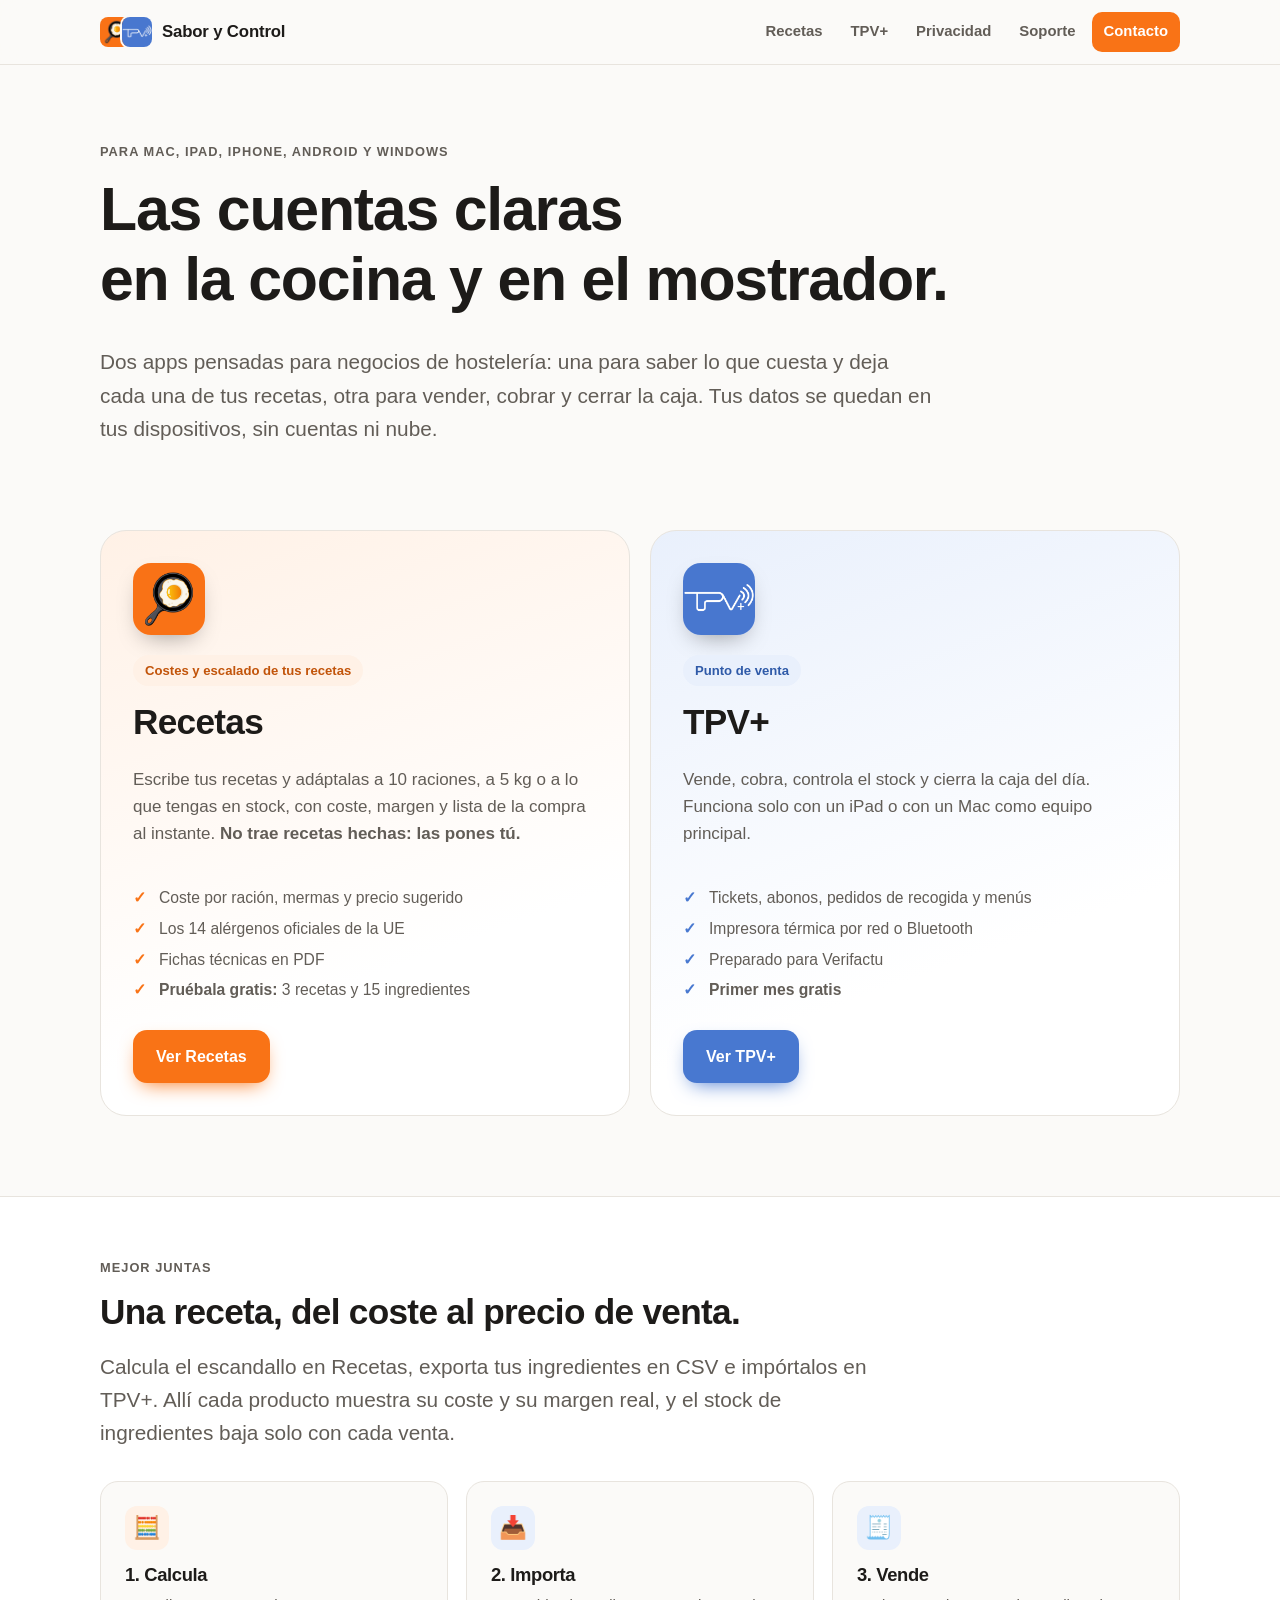
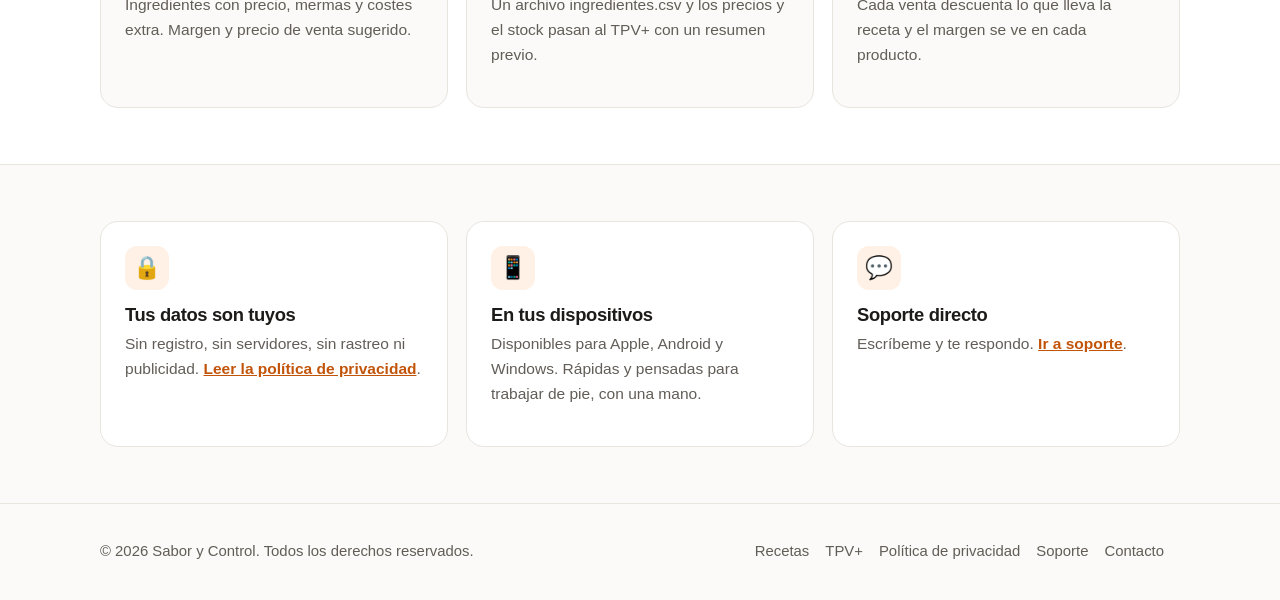
<file: index.html>
<!DOCTYPE html>
<html lang="es">
<head>
<meta charset="utf-8">
<meta name="viewport" content="width=device-width, initial-scale=1">
<title>Sabor y Control · Recetas y TPV+ para hostelería</title>
<meta name="description" content="Dos apps para tu negocio de hostelería: una para calcular costes, márgenes y raciones de tus recetas, y un TPV con stock, caja y tickets. Datos en tu dispositivo, sin cuentas.">
<meta name="keywords" content="apps hostelería, escandallos, calcular costes de recetas, TPV hostelería, punto de venta, control de stock, cierre de caja, food cost, margen de beneficio, hostelería, restaurante, bar, cafetería, obrador, pastelería, churrería, pollería, Sabor y Control">
<meta name="author" content="Rubén Morales · Sabor y Control">
<meta name="robots" content="index, follow">
<link rel="canonical" href="https://mhowani.github.io/mis-apps-hosteleria/">
<meta property="og:type" content="website">
<meta property="og:site_name" content="Sabor y Control">
<meta property="og:locale" content="es_ES">
<meta property="og:title" content="Sabor y Control · Recetas y TPV+ para hostelería">
<meta property="og:description" content="Dos apps para tu negocio de hostelería: una para calcular costes, márgenes y raciones de tus recetas, y un TPV con stock, caja y tickets. Datos en tu dispositivo, sin cuentas.">
<meta property="og:url" content="https://mhowani.github.io/mis-apps-hosteleria/">
<meta property="og:image" content="https://mhowani.github.io/mis-apps-hosteleria/assets/logo-recetas.jpg">
<meta name="twitter:card" content="summary">
<link rel="apple-touch-icon" href="assets/logo-recetas.jpg">
<script type="application/ld+json">
{
 "@context": "https://schema.org",
 "@graph": [
  {
   "@type": "Organization",
   "name": "Sabor y Control",
   "url": "https://mhowani.github.io/mis-apps-hosteleria/",
   "logo": "https://mhowani.github.io/mis-apps-hosteleria/assets/logo-recetas.jpg",
   "email": "saborycontrol2026@outlook.es",
   "@id": "https://mhowani.github.io/mis-apps-hosteleria/#org"
  },
  {
   "@type": "WebSite",
   "name": "Sabor y Control",
   "url": "https://mhowani.github.io/mis-apps-hosteleria/",
   "inLanguage": "es",
   "publisher": {
    "@id": "https://mhowani.github.io/mis-apps-hosteleria/#org"
   }
  }
 ]
}
</script>
<meta name="theme-color" content="#f97316">
<link rel="icon" href="assets/logo-recetas.jpg">
<link rel="stylesheet" href="styles.css">
</head>
<body>
<header class="top"><div class="wrap">
  <a class="brand" href="index.html"><span class="dots"><img src="assets/logo-recetas.jpg" alt=""><img src="assets/logo-tpv.jpg" alt=""></span><span>Sabor y Control</span></a>
  <nav>
    <a href="recetas.html">Recetas</a>
    <a href="tpv.html">TPV+</a>
    <a href="privacidad.html">Privacidad</a>
    <a href="soporte.html">Soporte</a>
    <a href="contacto.html" class="nav-contacto">Contacto</a>
  </nav>
</div></header>

<main>
<section class="hero"><div class="wrap">
  <span class="eyebrow">Para Mac, iPad, iPhone, Android y Windows</span>
  <h1>Las cuentas claras<br>en la cocina y en el mostrador.</h1>
  <p class="lead">Dos apps pensadas para negocios de hostelería: una para saber lo que cuesta y deja cada una de tus recetas, otra para vender, cobrar y cerrar la caja. Tus datos se quedan en tus dispositivos, sin cuentas ni nube.</p>
</div></section>

<section style="padding-top:0"><div class="wrap">
  <div class="apps">
    <article class="appcard rec">
      <img class="ico" src="assets/logo-recetas.jpg" alt="Icono de Recetas">
      <span class="pill pill-rec" style="align-self:flex-start">Costes y escalado de tus recetas</span>
      <h2 style="margin-top:.6rem">Recetas</h2>
      <p style="color:var(--muted)">Escribe tus recetas y adáptalas a 10 raciones, a 5 kg o a lo que tengas en stock, con coste, margen y lista de la compra al instante. <b>No trae recetas hechas: las pones tú.</b></p>
      <ul><li>Coste por ración, mermas y precio sugerido</li><li>Los 14 alérgenos oficiales de la UE</li><li>Fichas técnicas en PDF</li><li><b>Pruébala gratis:</b> 3 recetas y 15 ingredientes</li></ul>
      <div class="btn-row" style="margin-top:auto"><a class="btn btn-rec" href="recetas.html">Ver Recetas</a></div>
    </article>
    <article class="appcard tpv">
      <img class="ico" src="assets/logo-tpv.jpg" alt="Icono de TPV+">
      <span class="pill pill-tpv" style="align-self:flex-start">Punto de venta</span>
      <h2 style="margin-top:.6rem">TPV+</h2>
      <p style="color:var(--muted)">Vende, cobra, controla el stock y cierra la caja del día. Funciona solo con un iPad o con un Mac como equipo principal.</p>
      <ul><li>Tickets, abonos, pedidos de recogida y menús</li><li>Impresora térmica por red o Bluetooth</li><li>Preparado para Verifactu</li><li><b>Primer mes gratis</b></li></ul>
      <div class="btn-row" style="margin-top:auto"><a class="btn btn-tpv" href="tpv.html">Ver TPV+</a></div>
    </article>
  </div>
</div></section>

<section class="alt"><div class="wrap">
  <div class="sec-head"><span class="eyebrow">Mejor juntas</span><h2>Una receta, del coste al precio de venta.</h2>
  <p class="lead">Calcula el escandallo en Recetas, exporta tus ingredientes en CSV e impórtalos en TPV+. Allí cada producto muestra su coste y su margen real, y el stock de ingredientes baja solo con cada venta.</p></div>
  <div class="grid3">
    <div class="card"><div class="icon rec-i">🧮</div><h3>1. Calcula</h3><p>Ingredientes con precio, mermas y costes extra. Margen y precio de venta sugerido.</p></div>
    <div class="card"><div class="icon tpv-i">📥</div><h3>2. Importa</h3><p>Un archivo ingredientes.csv y los precios y el stock pasan al TPV+ con un resumen previo.</p></div>
    <div class="card"><div class="icon tpv-i">🧾</div><h3>3. Vende</h3><p>Cada venta descuenta lo que lleva la receta y el margen se ve en cada producto.</p></div>
  </div>
</div></section>

<section><div class="wrap">
  <div class="grid3">
    <div class="card"><div class="icon rec-i">🔒</div><h3>Tus datos son tuyos</h3><p>Sin registro, sin servidores, sin rastreo ni publicidad. <a class="link-r" href="privacidad.html">Leer la política de privacidad</a>.</p></div>
    <div class="card"><div class="icon rec-i">📱</div><h3>En tus dispositivos</h3><p>Disponibles para Apple, Android y Windows. Rápidas y pensadas para trabajar de pie, con una mano.</p></div>
    <div class="card"><div class="icon rec-i">💬</div><h3>Soporte directo</h3><p>Escríbeme y te respondo. <a class="link-r" href="soporte.html">Ir a soporte</a>.</p></div>
  </div>
</div></section>
</main>
<footer><div class="wrap">
  <div>© 2026 Sabor y Control. Todos los derechos reservados.</div>
  <div><a href="recetas.html">Recetas</a><a href="tpv.html">TPV+</a><a href="privacidad.html">Política de privacidad</a><a href="soporte.html">Soporte</a><a href="contacto.html">Contacto</a></div>
</div></footer>
</body>
</html>
</file>
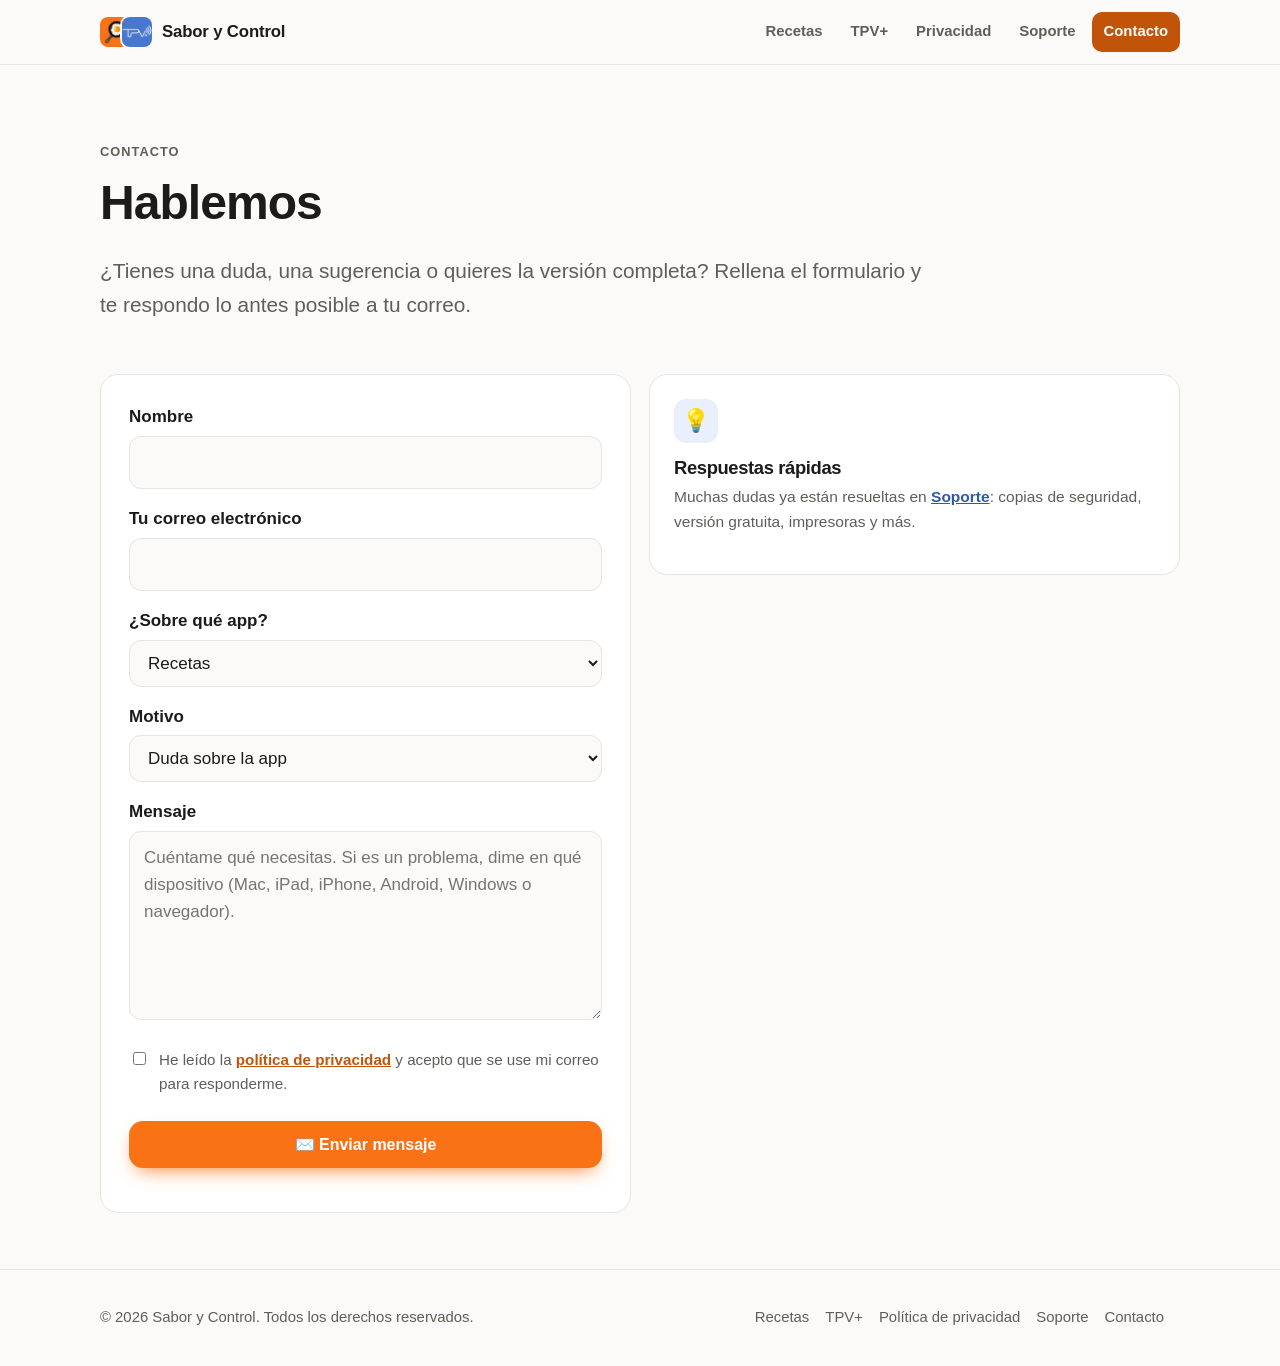
<file: contacto.html>
<!DOCTYPE html>
<html lang="es">
<head>
<meta charset="utf-8">
<meta name="viewport" content="width=device-width, initial-scale=1">
<title>Contacto · Sabor y Control</title>
<meta name="description" content="Contacta con Sabor y Control: dudas, sugerencias, compras o soporte de las apps Recetas y TPV+ para hostelería.">
<meta name="keywords" content="contacto Sabor y Control, contacto app recetas, contacto TPV hostelería, soporte, Sabor y Control">
<meta name="author" content="Rubén Morales · Sabor y Control">
<meta name="robots" content="index, follow">
<link rel="canonical" href="https://mhowani.github.io/mis-apps-hosteleria/contacto.html">
<meta property="og:type" content="website">
<meta property="og:site_name" content="Sabor y Control">
<meta property="og:locale" content="es_ES">
<meta property="og:title" content="Contacto · Sabor y Control">
<meta property="og:description" content="Contacta con Sabor y Control: dudas, sugerencias, compras o soporte de las apps Recetas y TPV+ para hostelería.">
<meta property="og:url" content="https://mhowani.github.io/mis-apps-hosteleria/contacto.html">
<meta property="og:image" content="https://mhowani.github.io/mis-apps-hosteleria/assets/logo-recetas.jpg">
<meta name="twitter:card" content="summary">
<link rel="apple-touch-icon" href="assets/logo-recetas.jpg">
<meta name="theme-color" content="#f97316">
<link rel="icon" href="assets/logo-recetas.jpg">
<link rel="stylesheet" href="styles.css">
</head>
<body>
<header class="top"><div class="wrap">
  <a class="brand" href="index.html"><span class="dots"><img src="assets/logo-recetas.jpg" alt=""><img src="assets/logo-tpv.jpg" alt=""></span><span>Sabor y Control</span></a>
  <nav>
    <a href="recetas.html">Recetas</a>
    <a href="tpv.html">TPV+</a>
    <a href="privacidad.html">Privacidad</a>
    <a href="soporte.html">Soporte</a>
    <a href="contacto.html" class="nav-contacto" aria-current="page">Contacto</a>
  </nav>
</div></header>

<main>
<section class="hero" style="padding-bottom:24px"><div class="wrap">
  <span class="eyebrow">Contacto</span>
  <h1 style="font-size:clamp(2rem,4.5vw,3rem)">Hablemos</h1>
  <p class="lead">¿Tienes una duda, una sugerencia o quieres la versión completa? Rellena el formulario y te respondo lo antes posible a tu correo.</p>
</div></section>

<section style="padding-top:8px"><div class="wrap grid2" style="align-items:start">
  <form id="form-contacto" class="form-contacto" novalidate>
    <label for="nombre">Nombre</label>
    <input id="nombre" name="nombre" type="text" autocomplete="name" required>

    <label for="email">Tu correo electrónico</label>
    <input id="email" name="email" type="email" autocomplete="email" required>

    <label for="app">¿Sobre qué app?</label>
    <select id="app" name="app">
      <option>Recetas</option>
      <option>TPV+</option>
      <option>Las dos</option>
      <option>Otra cosa</option>
    </select>

    <label for="motivo">Motivo</label>
    <select id="motivo" name="motivo">
      <option>Duda sobre la app</option>
      <option>Problema o error</option>
      <option>Sugerencia</option>
      <option>Compra / versión completa</option>
      <option>Otro</option>
    </select>

    <label for="mensaje">Mensaje</label>
    <textarea id="mensaje" name="mensaje" rows="6" required placeholder="Cuéntame qué necesitas. Si es un problema, dime en qué dispositivo (Mac, iPad, iPhone, Android, Windows o navegador)."></textarea>

    <!-- Trampa antispam: las personas no la ven -->
    <input type="text" name="_honey" class="oculto" tabindex="-1" autocomplete="off" aria-hidden="true">

    <label class="check"><input type="checkbox" id="acepto" required>
      <span>He leído la <a class="link-r" href="privacidad.html#contacto">política de privacidad</a> y acepto que se use mi correo para responderme.</span></label>

    <button type="submit" class="btn btn-rec" id="enviar">✉️ Enviar mensaje</button>
    <p id="aviso" class="aviso" role="status" aria-live="polite"></p>
  </form>

  <div>
    <div class="card"><div class="icon tpv-i">💡</div><h3>Respuestas rápidas</h3>
      <p>Muchas dudas ya están resueltas en <a class="link" href="soporte.html">Soporte</a>: copias de seguridad, versión gratuita, impresoras y más.</p></div>
  </div>
</div></section>
</main>
<footer><div class="wrap">
  <div>© 2026 Sabor y Control. Todos los derechos reservados.</div>
  <div><a href="recetas.html">Recetas</a><a href="tpv.html">TPV+</a><a href="privacidad.html">Política de privacidad</a><a href="soporte.html">Soporte</a><a href="contacto.html">Contacto</a></div>
</div></footer>

<script>
(function () {
  // Los mensajes se envían a saborycontrol2026@outlook.es a través de FormSubmit (formsubmit.co).
  var DESTINO = 'https://formsubmit.co/ajax/saborycontrol2026@outlook.es';
  var form = document.getElementById('form-contacto');
  var aviso = document.getElementById('aviso');
  var boton = document.getElementById('enviar');
  // Si se llega desde Soporte (contacto.html?app=Recetas), se deja elegida esa app.
  var appElegida = new URLSearchParams(location.search).get('app');
  if (appElegida) {
    var lista = document.getElementById('app');
    for (var i = 0; i < lista.options.length; i++) if (lista.options[i].text === appElegida) lista.selectedIndex = i;
  }
  function mostrar(texto, tipo) { aviso.textContent = texto; aviso.className = 'aviso ' + tipo; }
  form.addEventListener('submit', function (e) {
    e.preventDefault();
    if (!form.checkValidity()) { mostrar('Rellena tu nombre, un correo válido, el mensaje y marca la casilla de privacidad.', 'error'); form.reportValidity(); return; }
    var d = new FormData(form);
    if (d.get('_honey')) return;
    var datos = {
      nombre: d.get('nombre'), email: d.get('email'), app: d.get('app'), motivo: d.get('motivo'), mensaje: d.get('mensaje'),
      _subject: 'Web Sabor y Control · ' + d.get('motivo') + ' (' + d.get('app') + ')',
      _replyto: d.get('email'), _template: 'table', _captcha: 'false'
    };
    boton.disabled = true; boton.textContent = 'Enviando…'; mostrar('', '');
    fetch(DESTINO, { method: 'POST', headers: { 'Content-Type': 'application/json', 'Accept': 'application/json' }, body: JSON.stringify(datos) })
      .then(function (r) { return r.json().then(function (j) { if (!r.ok || String(j.success) !== 'true') throw new Error(j.message || ''); }); })
      .then(function () { form.reset(); mostrar('¡Gracias! Tu mensaje se ha enviado. Te responderé lo antes posible.', 'ok'); })
      .catch(function (err) {
        var detalle = err && err.message ? err.message : '';
        // FormSubmit pide activar el correo de destino la primera vez (correo «Activate Form»).
        if (/activat/i.test(detalle)) { mostrar('El formulario se está activando. Inténtalo de nuevo en unos minutos o escribe a saborycontrol2026@outlook.es', 'error'); console.warn('FormSubmit:', detalle); return; }
        mostrar('No se ha podido enviar. Inténtalo de nuevo o escribe a saborycontrol2026@outlook.es' + (detalle ? ' (' + detalle + ')' : ''), 'error');
      })
      .then(function () { boton.disabled = false; boton.textContent = '✉️ Enviar mensaje'; });
  });
})();
</script>
</body>
</html>
</file>
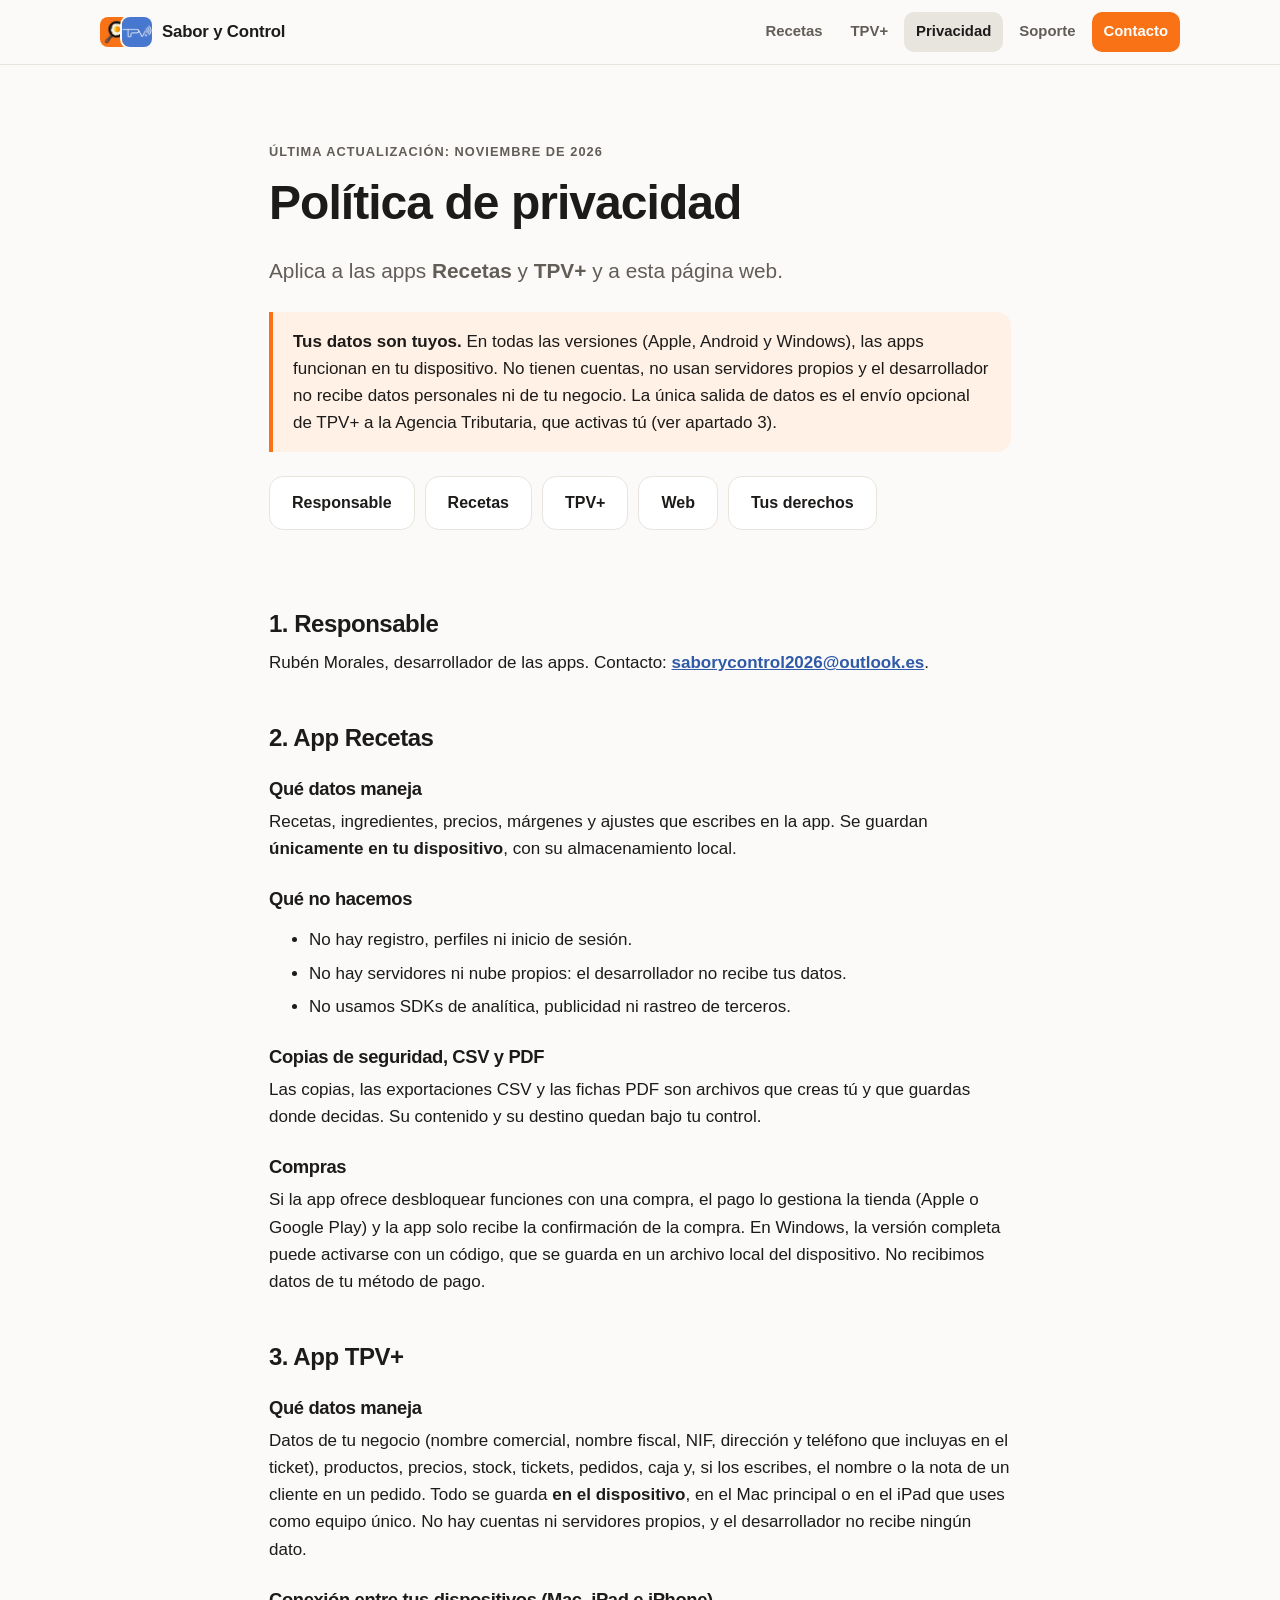
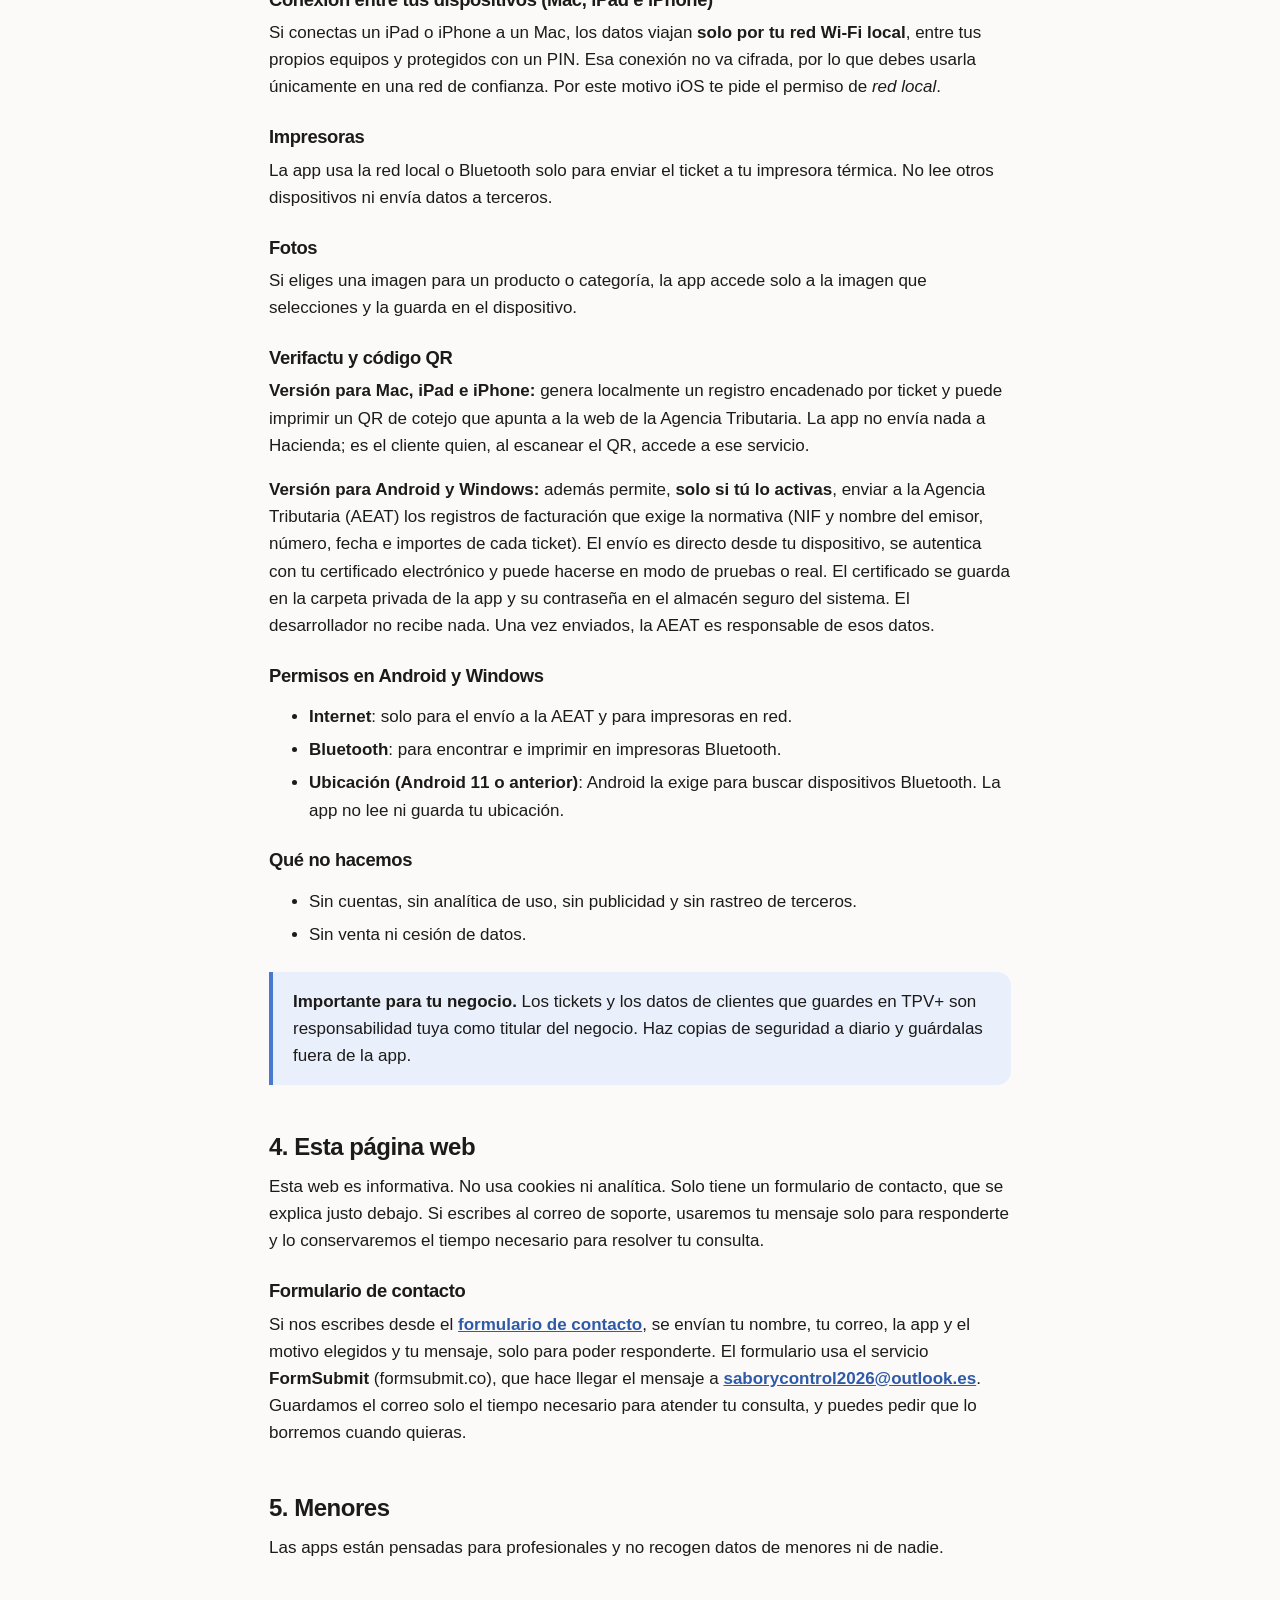
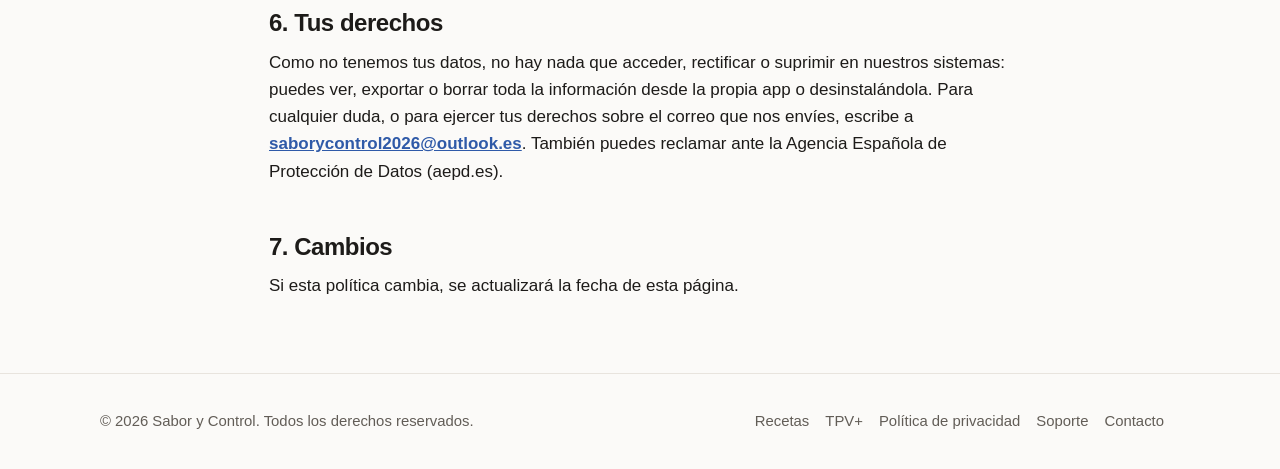
<file: privacidad.html>
<!DOCTYPE html>
<html lang="es">
<head>
<meta charset="utf-8">
<meta name="viewport" content="width=device-width, initial-scale=1">
<title>Política de privacidad · Recetas y TPV+</title>
<meta name="description" content="Política de privacidad de las apps Recetas y TPV+: sin cuentas, sin servidores, sin rastreo. Tus datos se guardan en tu dispositivo.">
<meta name="keywords" content="política de privacidad, Recetas, TPV+, Sabor y Control">
<meta name="author" content="Rubén Morales · Sabor y Control">
<meta name="robots" content="index, follow">
<link rel="canonical" href="https://mhowani.github.io/mis-apps-hosteleria/privacidad.html">
<meta property="og:type" content="website">
<meta property="og:site_name" content="Sabor y Control">
<meta property="og:locale" content="es_ES">
<meta property="og:title" content="Política de privacidad · Recetas y TPV+">
<meta property="og:description" content="Política de privacidad de las apps Recetas y TPV+: sin cuentas, sin servidores, sin rastreo. Tus datos se guardan en tu dispositivo.">
<meta property="og:url" content="https://mhowani.github.io/mis-apps-hosteleria/privacidad.html">
<meta property="og:image" content="https://mhowani.github.io/mis-apps-hosteleria/assets/logo-recetas.jpg">
<meta name="twitter:card" content="summary">
<link rel="apple-touch-icon" href="assets/logo-recetas.jpg">
<meta name="theme-color" content="#f97316">
<link rel="icon" href="assets/logo-recetas.jpg">
<link rel="stylesheet" href="styles.css">
</head>
<body>
<header class="top"><div class="wrap">
  <a class="brand" href="index.html"><span class="dots"><img src="assets/logo-recetas.jpg" alt=""><img src="assets/logo-tpv.jpg" alt=""></span><span>Sabor y Control</span></a>
  <nav>
    <a href="recetas.html">Recetas</a>
    <a href="tpv.html">TPV+</a>
    <a href="privacidad.html" aria-current="page">Privacidad</a>
    <a href="soporte.html">Soporte</a>
    <a href="contacto.html" class="nav-contacto">Contacto</a>
  </nav>
</div></header>

<main><section class="hero" style="padding-bottom:24px"><div class="wrap prose">
  <span class="eyebrow">Última actualización: noviembre de 2026</span>
  <h1 style="font-size:clamp(2rem,4.5vw,3rem)">Política de privacidad</h1>
  <p class="lead">Aplica a las apps <b>Recetas</b> y <b>TPV+</b> y a esta página web.</p>
  <div class="callout"><b>Tus datos son tuyos.</b> En todas las versiones (Apple, Android y Windows), las apps funcionan en tu dispositivo. No tienen cuentas, no usan servidores propios y el desarrollador no recibe datos personales ni de tu negocio. La única salida de datos es el envío opcional de TPV+ a la Agencia Tributaria, que activas tú (ver apartado 3).</div>
  <div class="toc"><a class="btn btn-ghost" href="#responsable">Responsable</a><a class="btn btn-ghost" href="#recetas">Recetas</a><a class="btn btn-ghost" href="#tpv">TPV+</a><a class="btn btn-ghost" href="#web">Web</a><a class="btn btn-ghost" href="#derechos">Tus derechos</a></div>
</div></section>

<section style="padding-top:8px"><div class="wrap prose">
  <h2 id="responsable">1. Responsable</h2>
  <p>Rubén Morales, desarrollador de las apps. Contacto: <a class="link" href="mailto:saborycontrol2026@outlook.es">saborycontrol2026@outlook.es</a>.</p>

  <h2 id="recetas">2. App Recetas</h2>
  <h3>Qué datos maneja</h3>
  <p>Recetas, ingredientes, precios, márgenes y ajustes que escribes en la app. Se guardan <b>únicamente en tu dispositivo</b>, con su almacenamiento local.</p>
  <h3>Qué no hacemos</h3>
  <ul>
    <li>No hay registro, perfiles ni inicio de sesión.</li>
    <li>No hay servidores ni nube propios: el desarrollador no recibe tus datos.</li>
    <li>No usamos SDKs de analítica, publicidad ni rastreo de terceros.</li>
  </ul>
  <h3>Copias de seguridad, CSV y PDF</h3>
  <p>Las copias, las exportaciones CSV y las fichas PDF son archivos que creas tú y que guardas donde decidas. Su contenido y su destino quedan bajo tu control.</p>
  <h3>Compras</h3>
  <p>Si la app ofrece desbloquear funciones con una compra, el pago lo gestiona la tienda (Apple o Google Play) y la app solo recibe la confirmación de la compra. En Windows, la versión completa puede activarse con un código, que se guarda en un archivo local del dispositivo. No recibimos datos de tu método de pago.</p>

  <h2 id="tpv">3. App TPV+</h2>
  <h3>Qué datos maneja</h3>
  <p>Datos de tu negocio (nombre comercial, nombre fiscal, NIF, dirección y teléfono que incluyas en el ticket), productos, precios, stock, tickets, pedidos, caja y, si los escribes, el nombre o la nota de un cliente en un pedido. Todo se guarda <b>en el dispositivo</b>, en el Mac principal o en el iPad que uses como equipo único. No hay cuentas ni servidores propios, y el desarrollador no recibe ningún dato.</p>
  <h3>Conexión entre tus dispositivos (Mac, iPad e iPhone)</h3>
  <p>Si conectas un iPad o iPhone a un Mac, los datos viajan <b>solo por tu red Wi-Fi local</b>, entre tus propios equipos y protegidos con un PIN. Esa conexión no va cifrada, por lo que debes usarla únicamente en una red de confianza. Por este motivo iOS te pide el permiso de <i>red local</i>.</p>
  <h3>Impresoras</h3>
  <p>La app usa la red local o Bluetooth solo para enviar el ticket a tu impresora térmica. No lee otros dispositivos ni envía datos a terceros.</p>
  <h3>Fotos</h3>
  <p>Si eliges una imagen para un producto o categoría, la app accede solo a la imagen que selecciones y la guarda en el dispositivo.</p>
  <h3>Verifactu y código QR</h3>
  <p><b>Versión para Mac, iPad e iPhone:</b> genera localmente un registro encadenado por ticket y puede imprimir un QR de cotejo que apunta a la web de la Agencia Tributaria. La app no envía nada a Hacienda; es el cliente quien, al escanear el QR, accede a ese servicio.</p>
  <p><b>Versión para Android y Windows:</b> además permite, <b>solo si tú lo activas</b>, enviar a la Agencia Tributaria (AEAT) los registros de facturación que exige la normativa (NIF y nombre del emisor, número, fecha e importes de cada ticket). El envío es directo desde tu dispositivo, se autentica con tu certificado electrónico y puede hacerse en modo de pruebas o real. El certificado se guarda en la carpeta privada de la app y su contraseña en el almacén seguro del sistema. El desarrollador no recibe nada. Una vez enviados, la AEAT es responsable de esos datos.</p>
  <h3>Permisos en Android y Windows</h3>
  <ul><li><b>Internet</b>: solo para el envío a la AEAT y para impresoras en red.</li><li><b>Bluetooth</b>: para encontrar e imprimir en impresoras Bluetooth.</li><li><b>Ubicación (Android 11 o anterior)</b>: Android la exige para buscar dispositivos Bluetooth. La app no lee ni guarda tu ubicación.</li></ul>
  <h3>Qué no hacemos</h3>
  <ul><li>Sin cuentas, sin analítica de uso, sin publicidad y sin rastreo de terceros.</li><li>Sin venta ni cesión de datos.</li></ul>
  <div class="callout blue"><b>Importante para tu negocio.</b> Los tickets y los datos de clientes que guardes en TPV+ son responsabilidad tuya como titular del negocio. Haz copias de seguridad a diario y guárdalas fuera de la app.</div>

  <h2 id="web">4. Esta página web</h2>
  <p>Esta web es informativa. No usa cookies ni analítica. Solo tiene un formulario de contacto, que se explica justo debajo. Si escribes al correo de soporte, usaremos tu mensaje solo para responderte y lo conservaremos el tiempo necesario para resolver tu consulta.</p>

  <h3 id="contacto">Formulario de contacto</h3>
  <p>Si nos escribes desde el <a class="link" href="contacto.html">formulario de contacto</a>, se envían tu nombre, tu correo, la app y el motivo elegidos y tu mensaje, solo para poder responderte. El formulario usa el servicio <b>FormSubmit</b> (formsubmit.co), que hace llegar el mensaje a <a class="link" href="mailto:saborycontrol2026@outlook.es">saborycontrol2026@outlook.es</a>. Guardamos el correo solo el tiempo necesario para atender tu consulta, y puedes pedir que lo borremos cuando quieras.</p>
  <h2 id="menores">5. Menores</h2>
  <p>Las apps están pensadas para profesionales y no recogen datos de menores ni de nadie.</p>

  <h2 id="derechos">6. Tus derechos</h2>
  <p>Como no tenemos tus datos, no hay nada que acceder, rectificar o suprimir en nuestros sistemas: puedes ver, exportar o borrar toda la información desde la propia app o desinstalándola. Para cualquier duda, o para ejercer tus derechos sobre el correo que nos envíes, escribe a <a class="link" href="mailto:saborycontrol2026@outlook.es">saborycontrol2026@outlook.es</a>. También puedes reclamar ante la Agencia Española de Protección de Datos (aepd.es).</p>

  <h2 id="cambios">7. Cambios</h2>
  <p>Si esta política cambia, se actualizará la fecha de esta página.</p>
</div></section></main>
<footer><div class="wrap">
  <div>© 2026 Sabor y Control. Todos los derechos reservados.</div>
  <div><a href="recetas.html">Recetas</a><a href="tpv.html">TPV+</a><a href="privacidad.html">Política de privacidad</a><a href="soporte.html">Soporte</a><a href="contacto.html">Contacto</a></div>
</div></footer>
</body>
</html>
</file>
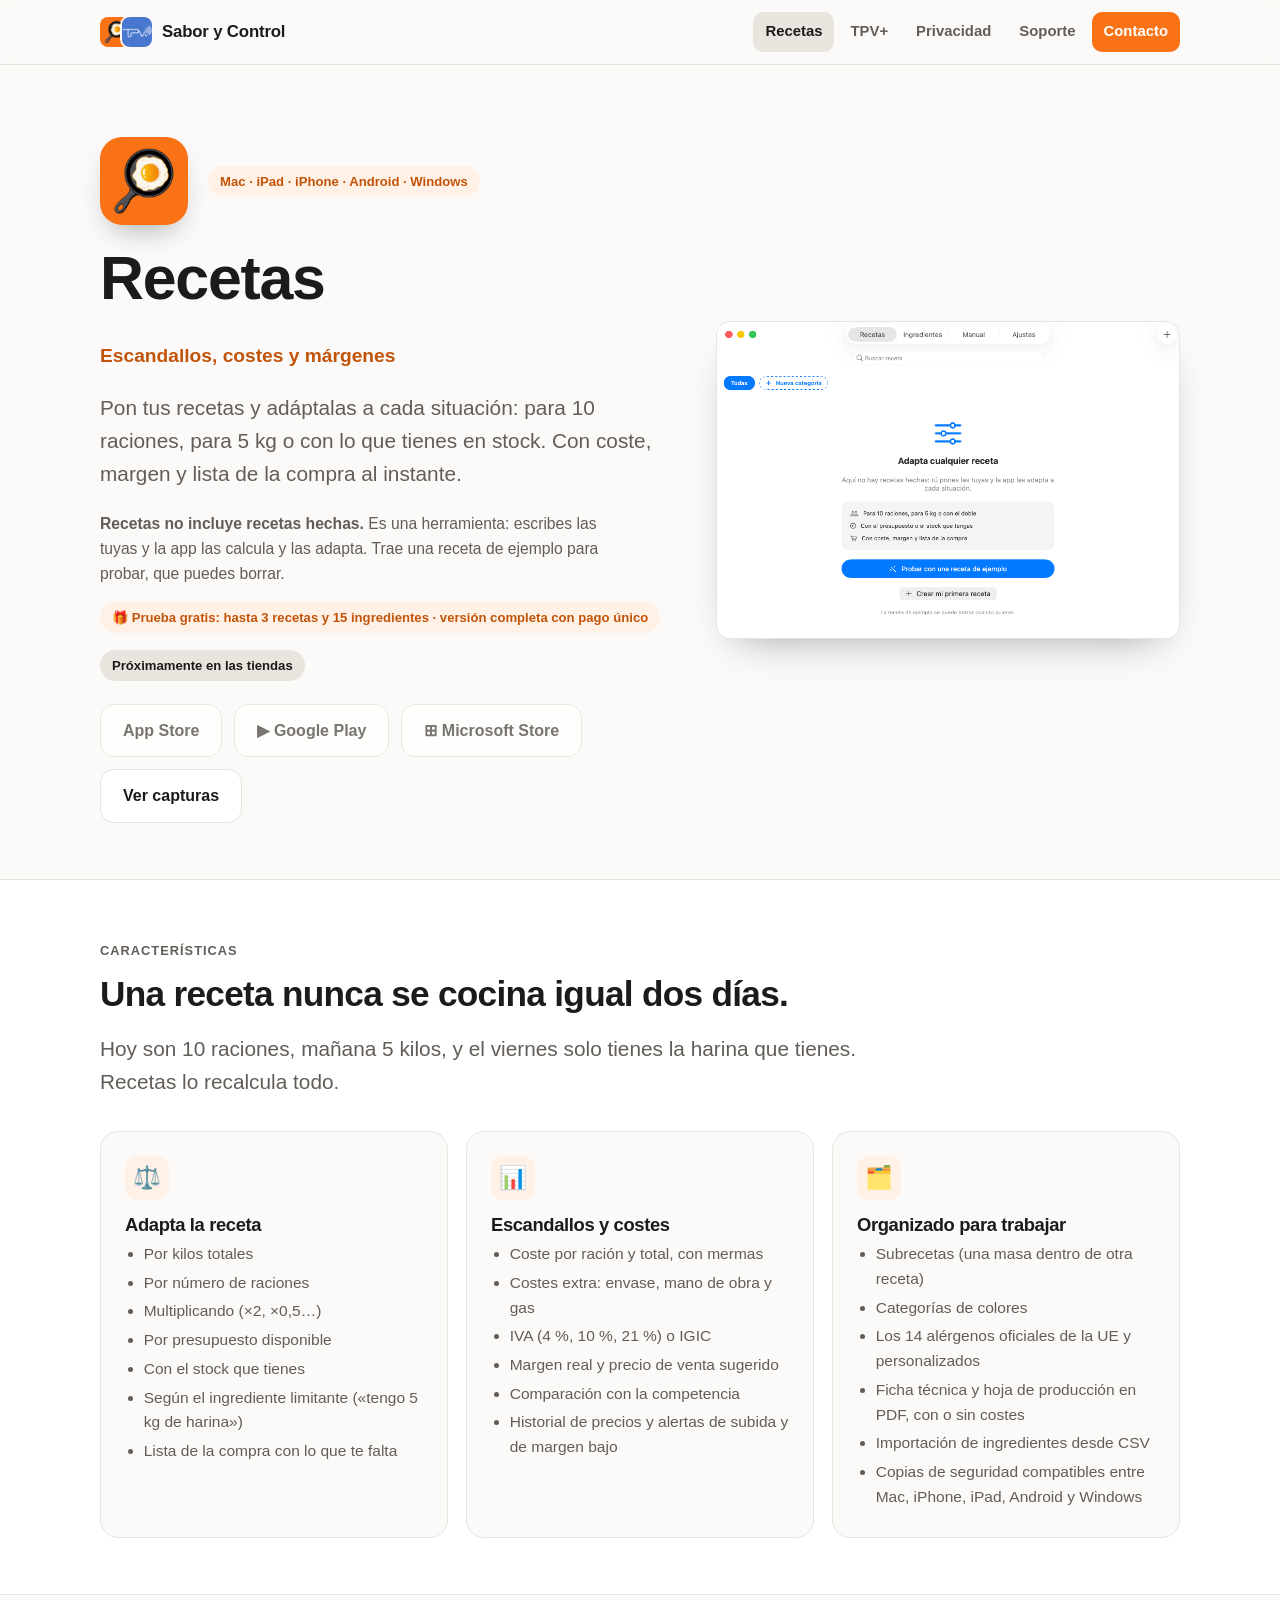
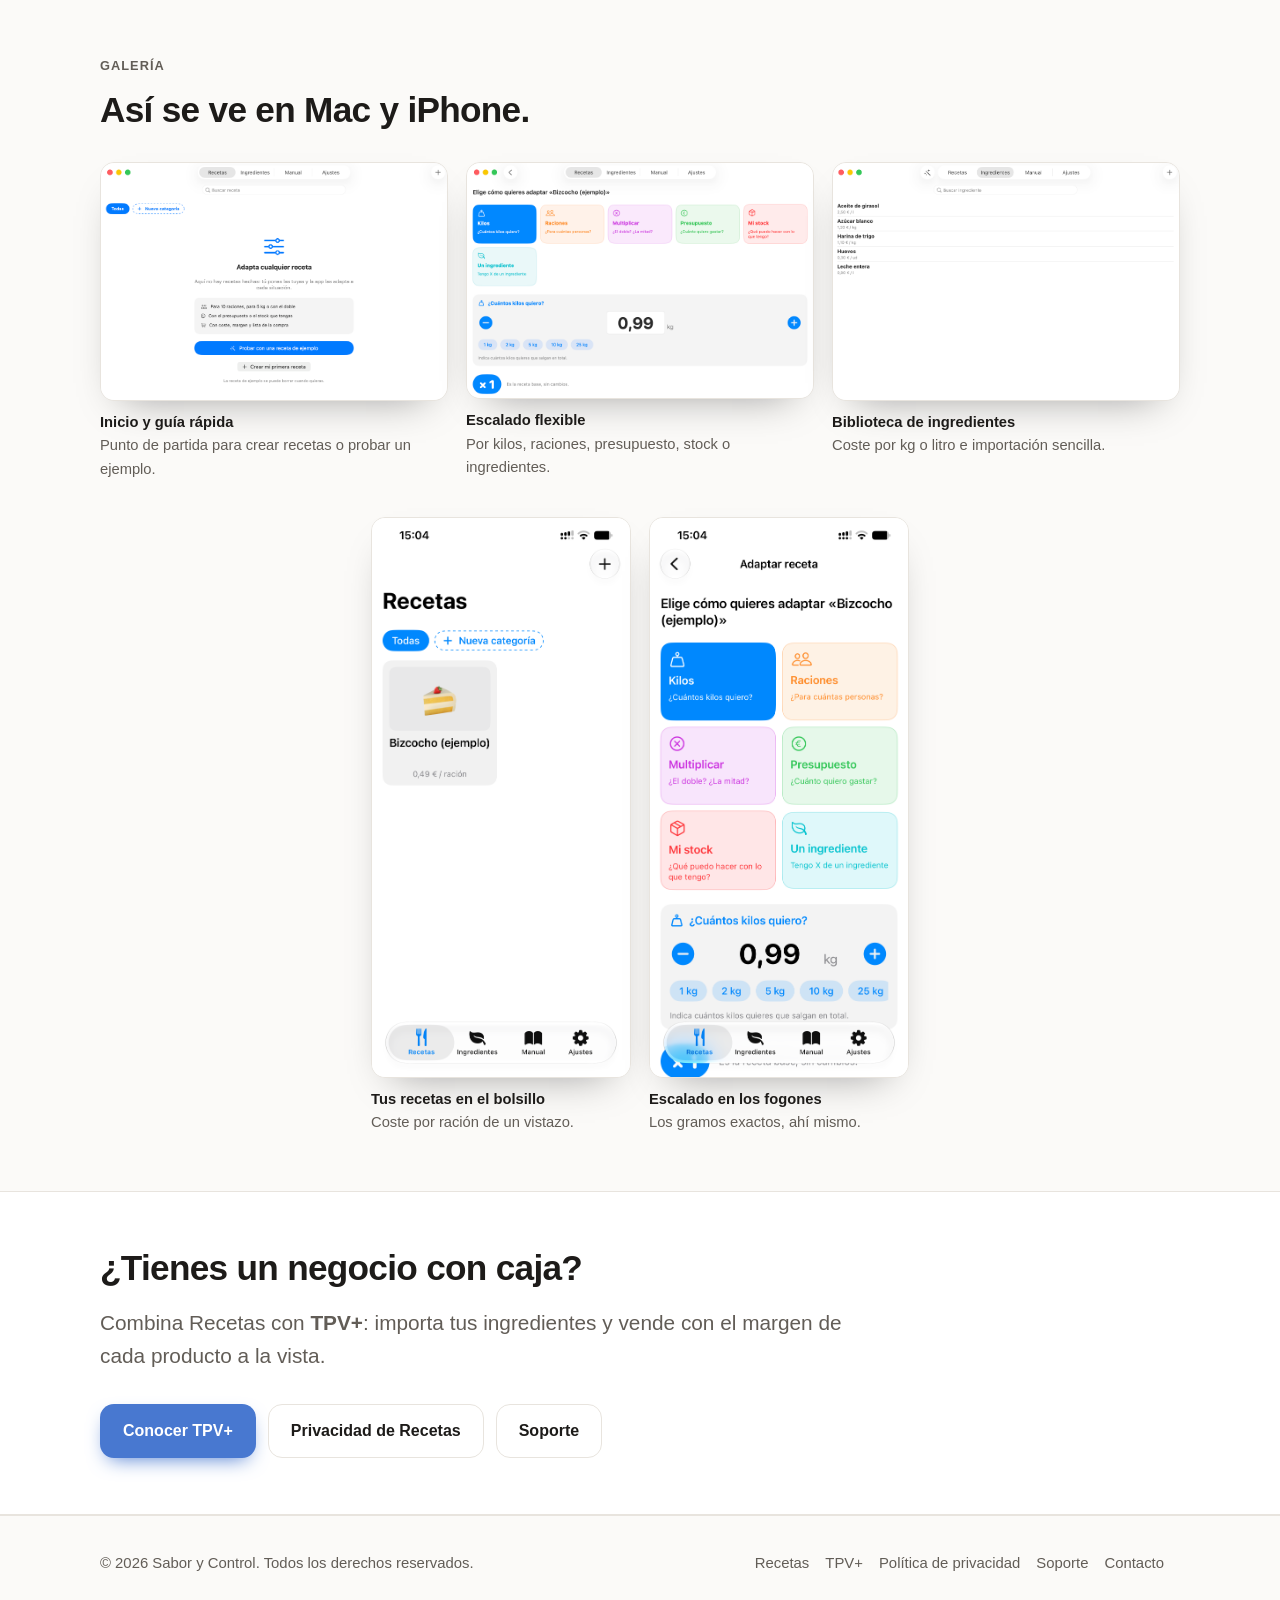
<file: recetas.html>
<!DOCTYPE html>
<html lang="es">
<head>
<meta charset="utf-8">
<meta name="viewport" content="width=device-width, initial-scale=1">
<title>Recetas · Calculadora de escandallos y costes para hostelería | Sabor y Control</title>
<meta name="description" content="Pon tus recetas y adáptalas a cada situación: para 10 raciones, para 5 kg o con lo que tienes en stock. Con coste, margen y lista de la compra al instante.">
<meta name="keywords" content="escandallo, escandallos hostelería, calculadora de escandallos, coste de recetas, calcular coste receta, ficha técnica receta, escalar receta, raciones, mermas, rendimiento, ingrediente limitante, alérgenos, lista de la compra, margen de beneficio, precio de venta, IVA, IGIC, food cost, hostelería, restaurante, bar, cafetería, obrador, pastelería, churrería, pollería, Sabor y Control">
<meta name="author" content="Rubén Morales · Sabor y Control">
<meta name="robots" content="index, follow">
<link rel="canonical" href="https://mhowani.github.io/mis-apps-hosteleria/recetas.html">
<meta property="og:type" content="website">
<meta property="og:site_name" content="Sabor y Control">
<meta property="og:locale" content="es_ES">
<meta property="og:title" content="Recetas · Calculadora de escandallos y costes para hostelería | Sabor y Control">
<meta property="og:description" content="Pon tus recetas y adáptalas a cada situación: para 10 raciones, para 5 kg o con lo que tienes en stock. Con coste, margen y lista de la compra al instante.">
<meta property="og:url" content="https://mhowani.github.io/mis-apps-hosteleria/recetas.html">
<meta property="og:image" content="https://mhowani.github.io/mis-apps-hosteleria/assets/logo-recetas.jpg">
<meta name="twitter:card" content="summary">
<link rel="apple-touch-icon" href="assets/logo-recetas.jpg">
<script type="application/ld+json">
{
 "@context": "https://schema.org",
 "@type": "SoftwareApplication",
 "name": "Recetas",
 "description": "Herramienta para calcular costes, escandallos y márgenes de tus recetas y adaptarlas por kilos, raciones, stock o ingrediente limitante; mermas, alérgenos, IVA/IGIC y precio de venta.",
 "url": "https://mhowani.github.io/mis-apps-hosteleria/recetas.html",
 "image": "https://mhowani.github.io/mis-apps-hosteleria/assets/logo-recetas.jpg",
 "applicationCategory": "BusinessApplication",
 "operatingSystem": "macOS, iPadOS, iOS, Android, Windows",
 "inLanguage": [
  "es",
  "en"
 ],
 "offers": {
  "@type": "Offer",
  "price": "0",
  "priceCurrency": "EUR",
  "description": "Prueba gratis con 3 recetas y 15 ingredientes; versión completa con pago único"
 },
 "publisher": {
  "@type": "Organization",
  "name": "Sabor y Control",
  "url": "https://mhowani.github.io/mis-apps-hosteleria/",
  "logo": "https://mhowani.github.io/mis-apps-hosteleria/assets/logo-recetas.jpg",
  "email": "saborycontrol2026@outlook.es"
 }
}
</script>
<meta name="theme-color" content="#f97316">
<link rel="icon" href="assets/logo-recetas.jpg">
<link rel="stylesheet" href="styles.css">
</head>
<body>
<header class="top"><div class="wrap">
  <a class="brand" href="index.html"><span class="dots"><img src="assets/logo-recetas.jpg" alt=""><img src="assets/logo-tpv.jpg" alt=""></span><span>Sabor y Control</span></a>
  <nav>
    <a href="recetas.html" aria-current="page">Recetas</a>
    <a href="tpv.html">TPV+</a>
    <a href="privacidad.html">Privacidad</a>
    <a href="soporte.html">Soporte</a>
    <a href="contacto.html" class="nav-contacto">Contacto</a>
  </nav>
</div></header>

<main>
<section class="hero"><div class="wrap hero-grid">
  <div>
    <div class="app-hero"><img src="assets/logo-recetas.jpg" alt="Icono de Recetas"><div><span class="pill pill-rec">Mac · iPad · iPhone · Android · Windows</span></div></div>
    <h1>Recetas</h1>
    <p style="font-size:1.2rem;font-weight:650;color:var(--rec-d);margin-top:-.2em">Escandallos, costes y márgenes</p>
    <p class="lead">Pon tus recetas y adáptalas a cada situación: para 10 raciones, para 5 kg o con lo que tienes en stock. Con coste, margen y lista de la compra al instante.</p>
    <p style="color:var(--muted);font-size:.98rem;max-width:34em"><b>Recetas no incluye recetas hechas.</b> Es una herramienta: escribes las tuyas y la app las calcula y las adapta. Trae una receta de ejemplo para probar, que puedes borrar.</p>
    <p><span class="pill pill-rec">🎁 Prueba gratis: hasta 3 recetas y 15 ingredientes · versión completa con pago único</span></p>
    <p><span class="pill pill-soon">Próximamente en las tiendas</span></p>
    <div class="btn-row"><span class="btn btn-soon"> App Store</span><span class="btn btn-soon">▶ Google Play</span><span class="btn btn-soon">⊞ Microsoft Store</span><a class="btn btn-ghost" href="#galeria">Ver capturas</a></div>
  </div>
  <figure><img src="assets/recetas-mac-inicio.png" alt="Pantalla de inicio de Recetas en Mac"></figure>
</div></section>

<section class="alt" id="caracteristicas"><div class="wrap">
  <div class="sec-head"><span class="eyebrow">Características</span><h2>Una receta nunca se cocina igual dos días.</h2>
  <p class="lead">Hoy son 10 raciones, mañana 5 kilos, y el viernes solo tienes la harina que tienes. Recetas lo recalcula todo.</p></div>
  <div class="grid3">
    <div class="card"><div class="icon rec-i">⚖️</div><h3>Adapta la receta</h3><ul><li>Por kilos totales</li><li>Por número de raciones</li><li>Multiplicando (×2, ×0,5…)</li><li>Por presupuesto disponible</li><li>Con el stock que tienes</li><li>Según el ingrediente limitante («tengo 5 kg de harina»)</li><li>Lista de la compra con lo que te falta</li></ul></div>
    <div class="card"><div class="icon rec-i">📊</div><h3>Escandallos y costes</h3><ul><li>Coste por ración y total, con mermas</li><li>Costes extra: envase, mano de obra y gas</li><li>IVA (4 %, 10 %, 21 %) o IGIC</li><li>Margen real y precio de venta sugerido</li><li>Comparación con la competencia</li><li>Historial de precios y alertas de subida y de margen bajo</li></ul></div>
    <div class="card"><div class="icon rec-i">🗂️</div><h3>Organizado para trabajar</h3><ul><li>Subrecetas (una masa dentro de otra receta)</li><li>Categorías de colores</li><li>Los 14 alérgenos oficiales de la UE y personalizados</li><li>Ficha técnica y hoja de producción en PDF, con o sin costes</li><li>Importación de ingredientes desde CSV</li><li>Copias de seguridad compatibles entre Mac, iPhone, iPad, Android y Windows</li></ul></div>
  </div>
</div></section>

<section id="galeria"><div class="wrap">
  <div class="sec-head"><span class="eyebrow">Galería</span><h2>Así se ve en Mac y iPhone.</h2></div>
  <div class="shots desk">
    <figure><img loading="lazy" src="assets/recetas-mac-inicio.png" alt="Inicio de Recetas en Mac"><figcaption><b>Inicio y guía rápida</b>Punto de partida para crear recetas o probar un ejemplo.</figcaption></figure>
    <figure><img loading="lazy" src="assets/recetas-mac-adaptar.png" alt="Adaptar receta en Mac"><figcaption><b>Escalado flexible</b>Por kilos, raciones, presupuesto, stock o ingredientes.</figcaption></figure>
    <figure><img loading="lazy" src="assets/recetas-mac-ingredientes.png" alt="Biblioteca de ingredientes en Mac"><figcaption><b>Biblioteca de ingredientes</b>Coste por kg o litro e importación sencilla.</figcaption></figure>
  </div>
  <div class="shots mob" style="margin-top:36px">
    <figure><img loading="lazy" src="assets/recetas-iphone-recetas.png" alt="Lista de recetas en iPhone"><figcaption><b>Tus recetas en el bolsillo</b>Coste por ración de un vistazo.</figcaption></figure>
    <figure><img loading="lazy" src="assets/recetas-iphone-adaptar.png" alt="Adaptar receta en iPhone"><figcaption><b>Escalado en los fogones</b>Los gramos exactos, ahí mismo.</figcaption></figure>
  </div>
</div></section>

<section class="alt"><div class="wrap">
  <div class="sec-head"><h2>¿Tienes un negocio con caja?</h2><p class="lead">Combina Recetas con <b>TPV+</b>: importa tus ingredientes y vende con el margen de cada producto a la vista.</p></div>
  <div class="btn-row"><a class="btn btn-tpv" href="tpv.html">Conocer TPV+</a><a class="btn btn-ghost" href="privacidad.html#recetas">Privacidad de Recetas</a><a class="btn btn-ghost" href="soporte.html#recetas">Soporte</a></div>
</div></section>
</main>
<footer><div class="wrap">
  <div>© 2026 Sabor y Control. Todos los derechos reservados.</div>
  <div><a href="recetas.html">Recetas</a><a href="tpv.html">TPV+</a><a href="privacidad.html">Política de privacidad</a><a href="soporte.html">Soporte</a><a href="contacto.html">Contacto</a></div>
</div></footer>
</body>
</html>
</file>
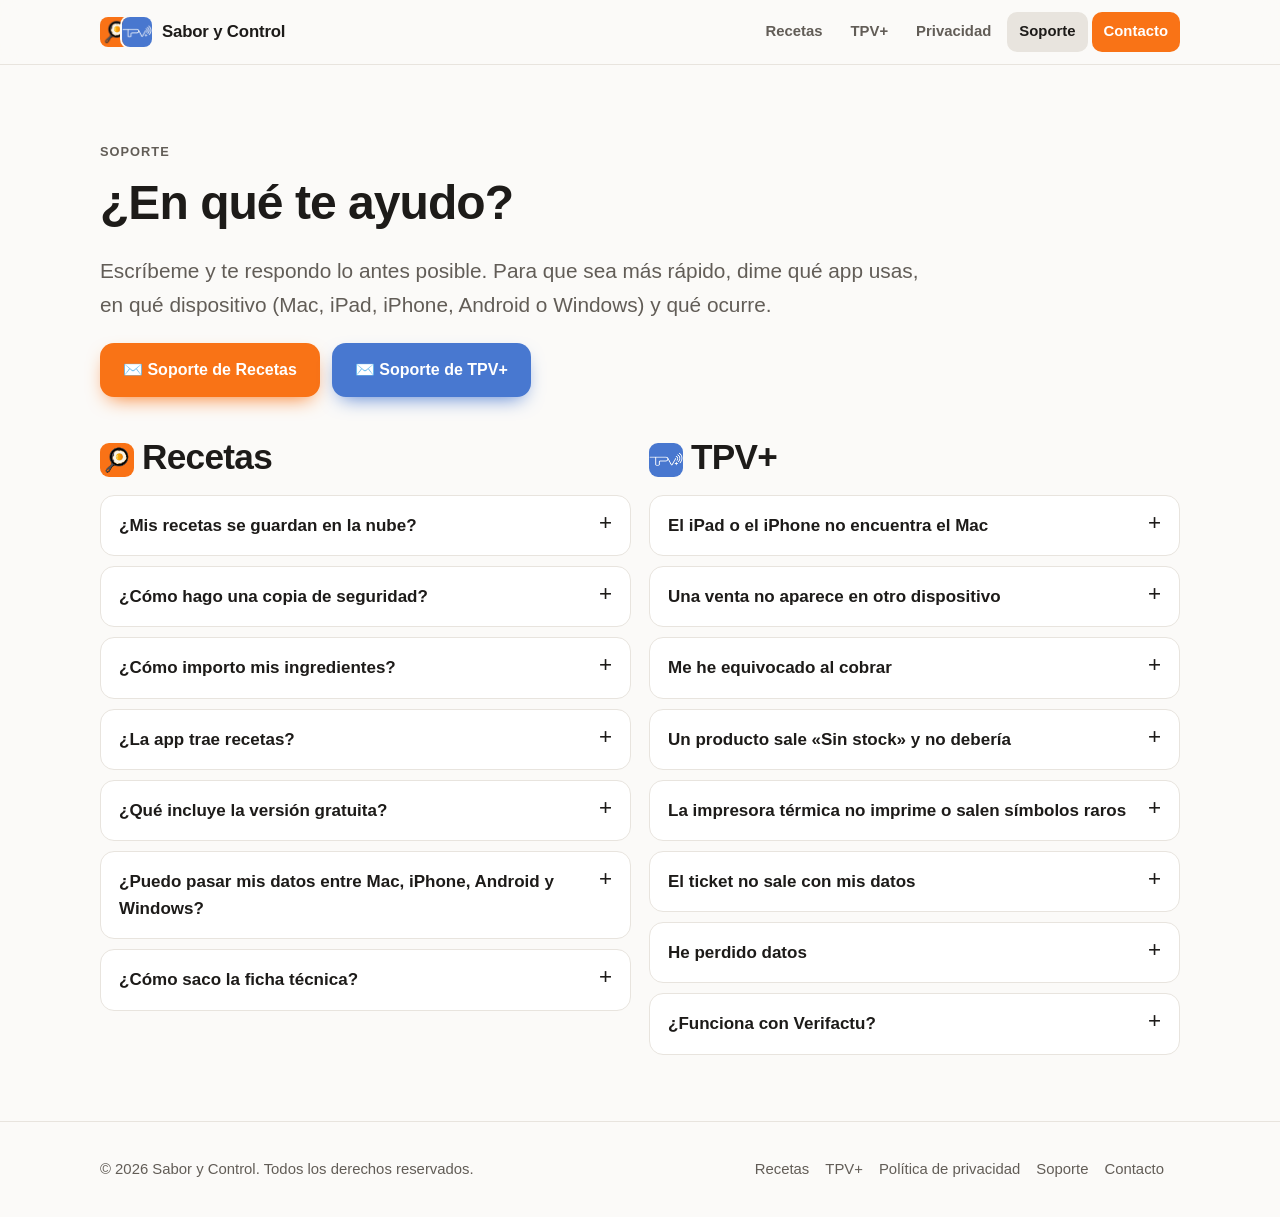
<file: soporte.html>
<!DOCTYPE html>
<html lang="es">
<head>
<meta charset="utf-8">
<meta name="viewport" content="width=device-width, initial-scale=1">
<title>Soporte · Recetas y TPV+</title>
<meta name="description" content="Ayuda y contacto para las apps Recetas y TPV+: preguntas frecuentes y formulario de soporte.">
<meta name="keywords" content="soporte Recetas, soporte TPV+, ayuda app escandallos, preguntas frecuentes, copia de seguridad, Sabor y Control">
<meta name="author" content="Rubén Morales · Sabor y Control">
<meta name="robots" content="index, follow">
<link rel="canonical" href="https://mhowani.github.io/mis-apps-hosteleria/soporte.html">
<meta property="og:type" content="website">
<meta property="og:site_name" content="Sabor y Control">
<meta property="og:locale" content="es_ES">
<meta property="og:title" content="Soporte · Recetas y TPV+">
<meta property="og:description" content="Ayuda y contacto para las apps Recetas y TPV+: preguntas frecuentes y formulario de soporte.">
<meta property="og:url" content="https://mhowani.github.io/mis-apps-hosteleria/soporte.html">
<meta property="og:image" content="https://mhowani.github.io/mis-apps-hosteleria/assets/logo-recetas.jpg">
<meta name="twitter:card" content="summary">
<link rel="apple-touch-icon" href="assets/logo-recetas.jpg">
<meta name="theme-color" content="#f97316">
<link rel="icon" href="assets/logo-recetas.jpg">
<link rel="stylesheet" href="styles.css">
</head>
<body>
<header class="top"><div class="wrap">
  <a class="brand" href="index.html"><span class="dots"><img src="assets/logo-recetas.jpg" alt=""><img src="assets/logo-tpv.jpg" alt=""></span><span>Sabor y Control</span></a>
  <nav>
    <a href="recetas.html">Recetas</a>
    <a href="tpv.html">TPV+</a>
    <a href="privacidad.html">Privacidad</a>
    <a href="soporte.html" aria-current="page">Soporte</a>
    <a href="contacto.html" class="nav-contacto">Contacto</a>
  </nav>
</div></header>

<main>
<section class="hero" style="padding-bottom:24px"><div class="wrap">
  <span class="eyebrow">Soporte</span>
  <h1 style="font-size:clamp(2rem,4.5vw,3rem)">¿En qué te ayudo?</h1>
  <p class="lead">Escríbeme y te respondo lo antes posible. Para que sea más rápido, dime qué app usas, en qué dispositivo (Mac, iPad, iPhone, Android o Windows) y qué ocurre.</p>
  <div class="btn-row"><a class="btn btn-rec" href="contacto.html?app=Recetas">✉️ Soporte de Recetas</a><a class="btn btn-tpv" href="contacto.html?app=TPV%2B">✉️ Soporte de TPV+</a></div>
</div></section>

<section style="padding-top:16px"><div class="wrap grid2" style="align-items:start">
  <div id="recetas">
    <h2><img src="assets/logo-recetas.jpg" alt="" style="display:inline;width:34px;height:34px;border-radius:9px;vertical-align:-8px;margin-right:8px">Recetas</h2>
    <details><summary>¿Mis recetas se guardan en la nube?</summary><p>No. Se guardan solo en tu dispositivo. Para pasarlas a otro equipo, usa la copia de seguridad en archivo.</p></details>
    <details><summary>¿Cómo hago una copia de seguridad?</summary><p>Desde los datos de la app, exporta la copia y guarda el archivo en iCloud Drive o en un disco. Para recuperar, elige restaurar y selecciona ese archivo.</p></details>
    <details><summary>¿Cómo importo mis ingredientes?</summary><p>Desde un archivo CSV. Y si usas TPV+, puedes exportar tus ingredientes en CSV desde Recetas e importarlos allí.</p></details>
    <details><summary>¿La app trae recetas?</summary><p>No. Recetas es una herramienta para calcular costes y adaptar las recetas que tú pongas. Incluye una receta de ejemplo para probar, que puedes borrar cuando quieras.</p></details>
    <details><summary>¿Qué incluye la versión gratuita?</summary><p>Hasta 3 recetas y 15 ingredientes para probar todas las funciones. Lo que ya has creado nunca se borra ni se bloquea: solo se impide crear más. La versión completa se desbloquea con un único pago.</p></details>
    <details><summary>¿Puedo pasar mis datos entre Mac, iPhone, Android y Windows?</summary><p>Sí. La copia de seguridad es compatible entre todas las versiones: expórtala en un dispositivo y restáurala en otro.</p></details>
    <details><summary>¿Cómo saco la ficha técnica?</summary><p>Abre la receta y exporta su ficha técnica en PDF.</p></details>
  </div>
  <div id="tpv">
    <h2><img src="assets/logo-tpv.jpg" alt="" style="display:inline;width:34px;height:34px;border-radius:9px;vertical-align:-8px;margin-right:8px">TPV+</h2>
    <details><summary>El iPad o el iPhone no encuentra el Mac</summary><p>Comprueba que están en la misma Wi-Fi, que el Mac está encendido con TPV+ abierto y que el PIN es el mismo. La primera vez, acepta el permiso de red local.</p></details>
    <details><summary>Una venta no aparece en otro dispositivo</summary><p>Termina o cancela cualquier venta o cobro abierto en ese dispositivo: la sincronización espera a que termine.</p></details>
    <details><summary>Me he equivocado al cobrar</summary><p>Los tickets no se borran. Anula el ticket completo desde Tickets (con el motivo) y haz la venta de nuevo. La anulación se hace desde el Mac, o desde un iPad que use sus propios datos.</p></details>
    <details><summary>Un producto sale «Sin stock» y no debería</summary><p>Registra la entrada en Stock, o desactiva el control de stock de ese producto.</p></details>
    <details><summary>La impresora térmica no imprime o salen símbolos raros</summary><p>Comprueba la IP (reserva una fija en tu router), el puerto 9100 y el ancho de papel. Si los acentos o el € salen mal, cambia la tabla de caracteres en Más opciones. Bluetooth solo funciona con impresoras BLE.</p></details>
    <details><summary>El ticket no sale con mis datos</summary><p>Completa nombre fiscal y NIF en Configuración → Datos del negocio.</p></details>
    <details><summary>He perdido datos</summary><p>Restaura la última copia desde Configuración → Datos. Haz una copia a diario y guárdala fuera de la app.</p></details>
    <details><summary>¿Funciona con Verifactu?</summary><p>En Mac, iPad e iPhone genera el registro encadenado y el QR de cotejo, pero todavía no envía nada a Hacienda. En Android y Windows, el envío a la AEAT es opcional y se activa en Ajustes → VERI*FACTU. Consulta con tu gestor antes de usarlo como sistema definitivo.</p></details>
  </div>
</div></section>
</main>
<footer><div class="wrap">
  <div>© 2026 Sabor y Control. Todos los derechos reservados.</div>
  <div><a href="recetas.html">Recetas</a><a href="tpv.html">TPV+</a><a href="privacidad.html">Política de privacidad</a><a href="soporte.html">Soporte</a><a href="contacto.html">Contacto</a></div>
</div></footer>
</body>
</html>
</file>
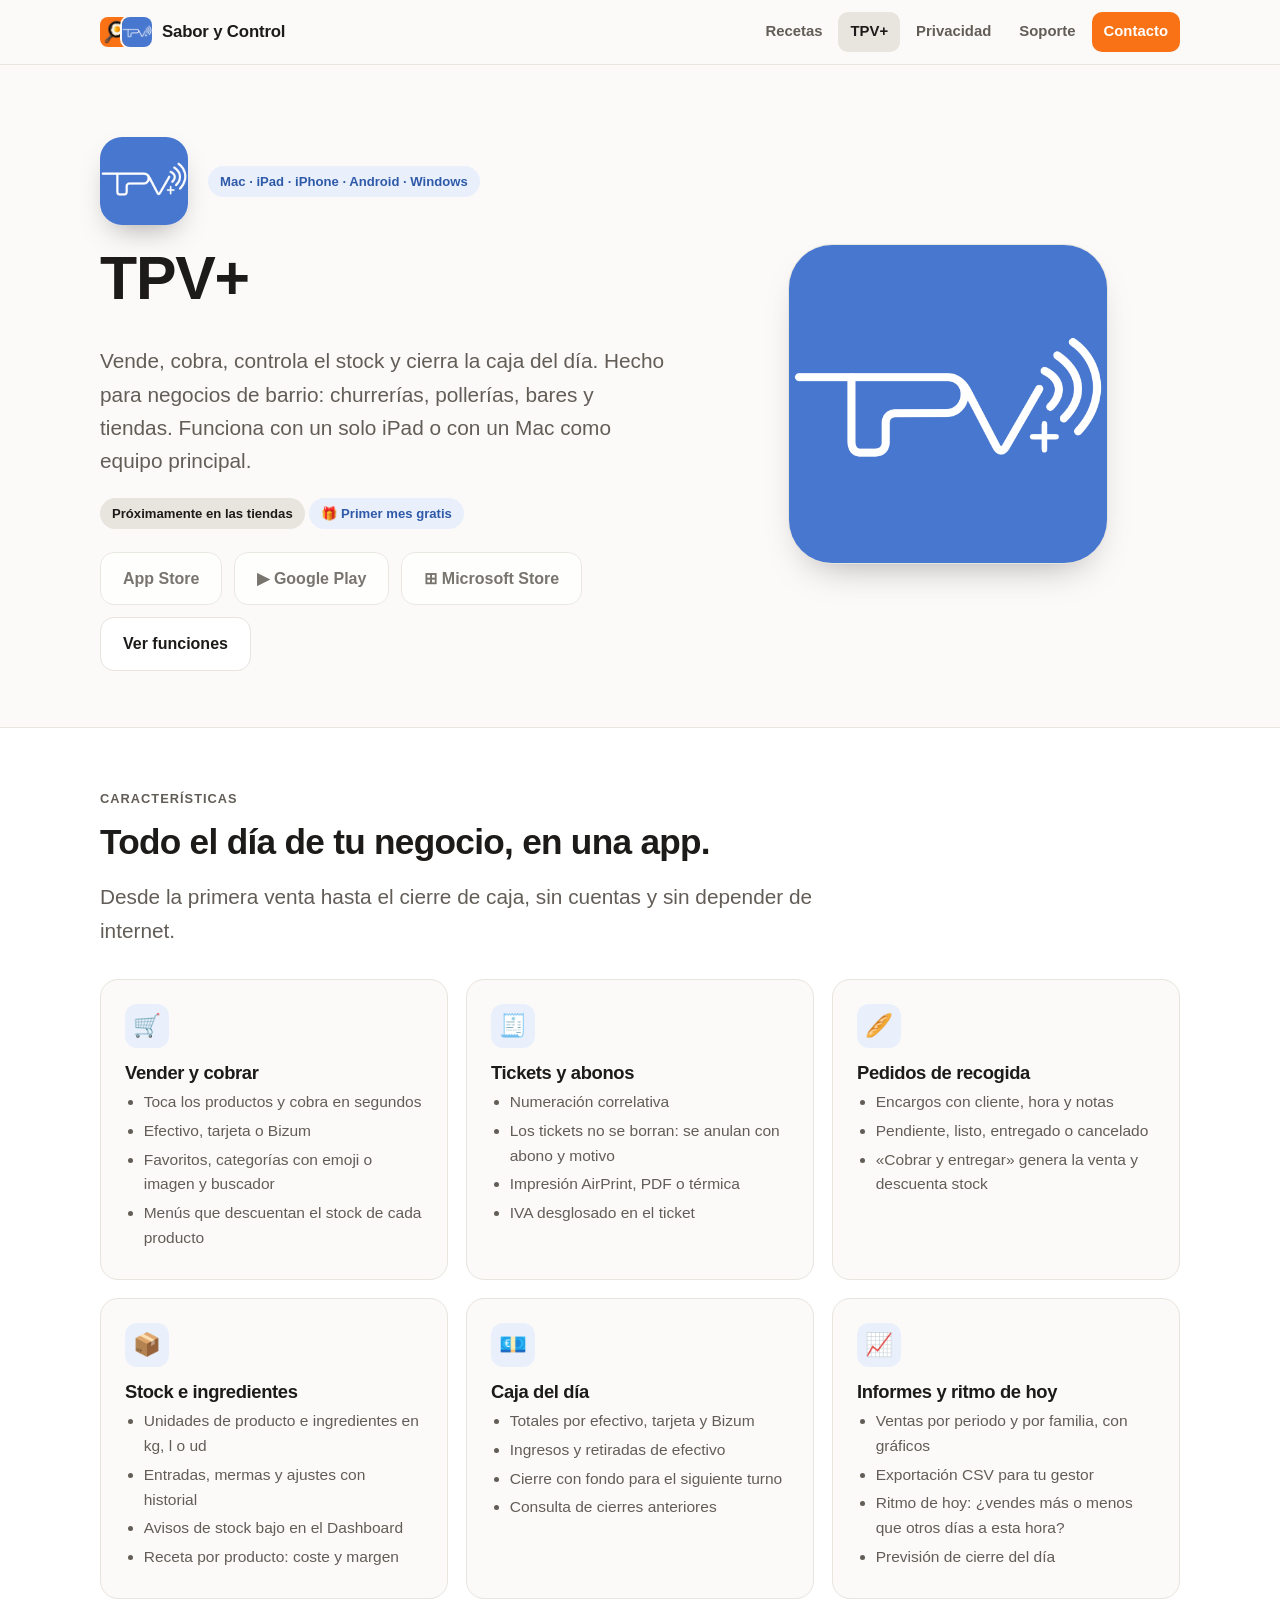
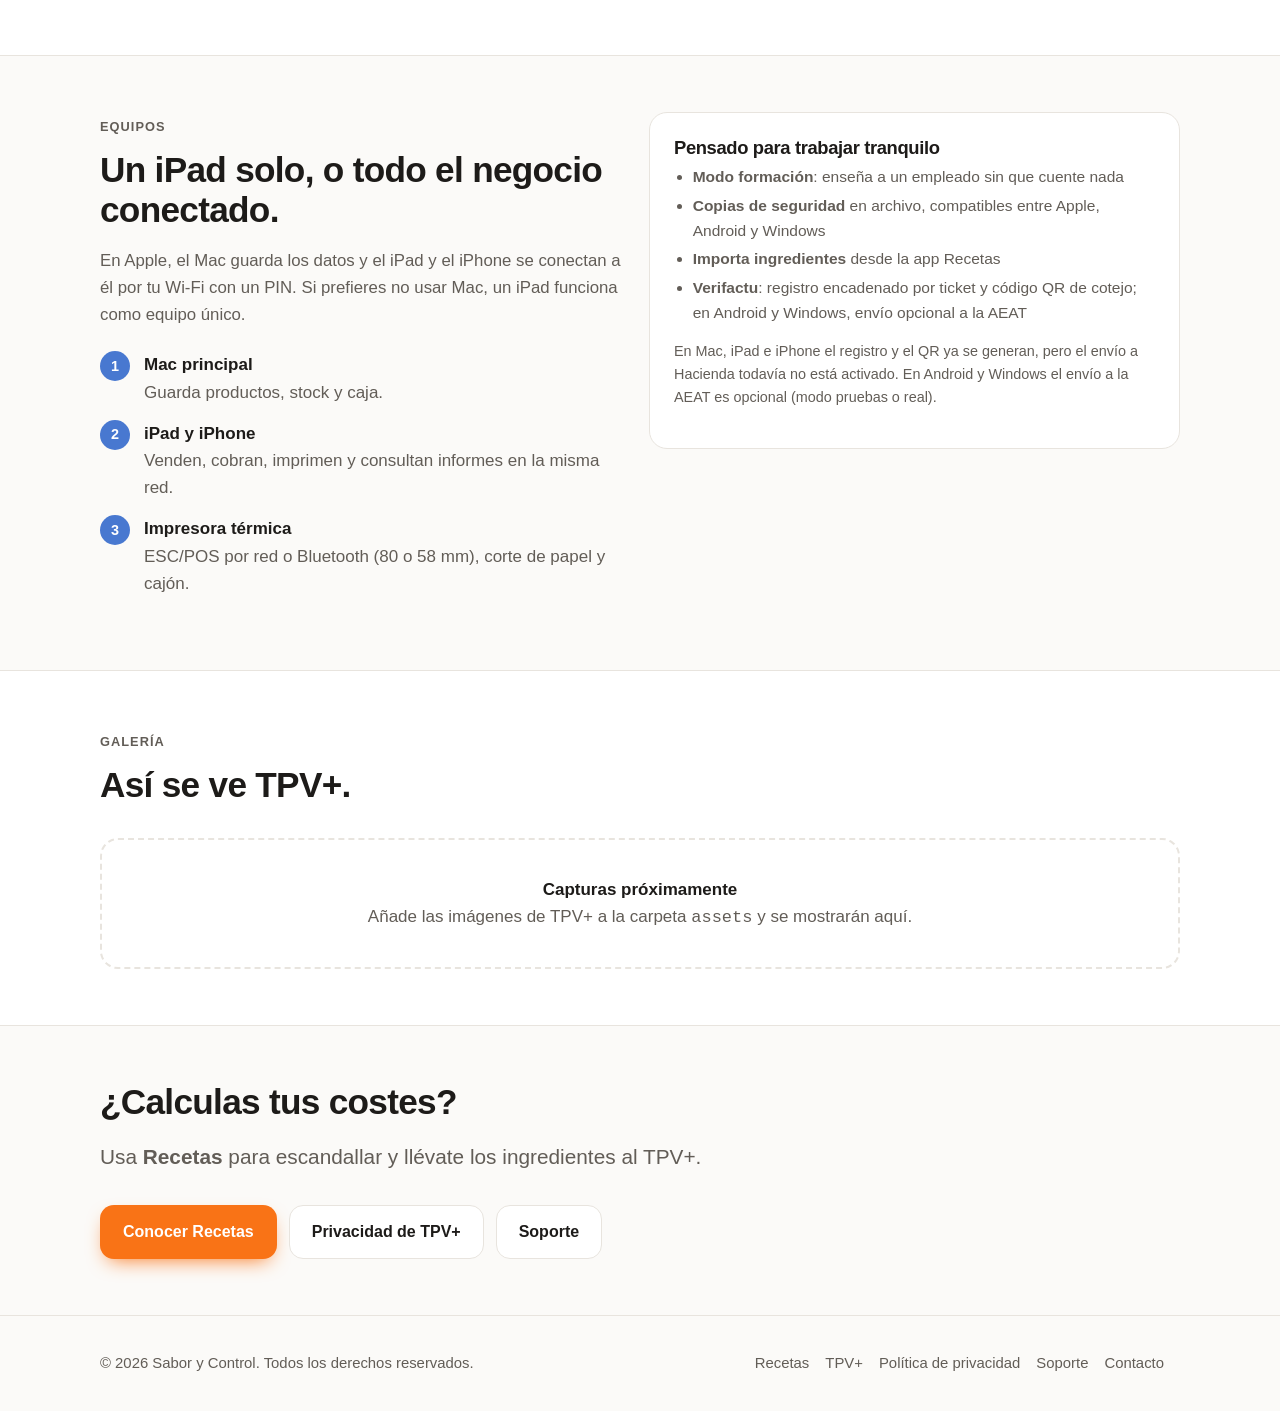
<file: tpv.html>
<!DOCTYPE html>
<html lang="es">
<head>
<meta charset="utf-8">
<meta name="viewport" content="width=device-width, initial-scale=1">
<title>TPV+ · Punto de venta para hostelería | Sabor y Control</title>
<meta name="description" content="TPV+ para churrerías, pollerías, bares y tiendas: ventas, tickets, stock, caja, informes, impresora térmica y Verifactu en preparación.">
<meta name="keywords" content="TPV, TPV hostelería, punto de venta, caja registradora, tickets, control de stock, cierre de caja, impresora térmica, Verifactu, TPV iPad, TPV Mac, TPV Android, TPV Windows, hostelería, restaurante, bar, cafetería, obrador, pastelería, churrería, pollería, Sabor y Control">
<meta name="author" content="Rubén Morales · Sabor y Control">
<meta name="robots" content="index, follow">
<link rel="canonical" href="https://mhowani.github.io/mis-apps-hosteleria/tpv.html">
<meta property="og:type" content="website">
<meta property="og:site_name" content="Sabor y Control">
<meta property="og:locale" content="es_ES">
<meta property="og:title" content="TPV+ · Punto de venta para hostelería | Sabor y Control">
<meta property="og:description" content="TPV+ para churrerías, pollerías, bares y tiendas: ventas, tickets, stock, caja, informes, impresora térmica y Verifactu en preparación.">
<meta property="og:url" content="https://mhowani.github.io/mis-apps-hosteleria/tpv.html">
<meta property="og:image" content="https://mhowani.github.io/mis-apps-hosteleria/assets/logo-tpv.jpg">
<meta name="twitter:card" content="summary">
<link rel="apple-touch-icon" href="assets/logo-recetas.jpg">
<script type="application/ld+json">
{
 "@context": "https://schema.org",
 "@type": "SoftwareApplication",
 "name": "TPV+",
 "description": "Punto de venta para hostelería: ventas, tickets, stock, caja, informes e impresora térmica.",
 "url": "https://mhowani.github.io/mis-apps-hosteleria/tpv.html",
 "image": "https://mhowani.github.io/mis-apps-hosteleria/assets/logo-tpv.jpg",
 "applicationCategory": "BusinessApplication",
 "operatingSystem": "macOS, iPadOS, iOS, Android, Windows",
 "inLanguage": [
  "es",
  "en"
 ],
 "offers": {
  "@type": "Offer",
  "price": "0",
  "priceCurrency": "EUR",
  "description": "Primer mes gratis"
 },
 "publisher": {
  "@type": "Organization",
  "name": "Sabor y Control",
  "url": "https://mhowani.github.io/mis-apps-hosteleria/",
  "logo": "https://mhowani.github.io/mis-apps-hosteleria/assets/logo-recetas.jpg",
  "email": "saborycontrol2026@outlook.es"
 }
}
</script>
<meta name="theme-color" content="#4878d0">
<link rel="icon" href="assets/logo-recetas.jpg">
<link rel="stylesheet" href="styles.css">
</head>
<body>
<header class="top"><div class="wrap">
  <a class="brand" href="index.html"><span class="dots"><img src="assets/logo-recetas.jpg" alt=""><img src="assets/logo-tpv.jpg" alt=""></span><span>Sabor y Control</span></a>
  <nav>
    <a href="recetas.html">Recetas</a>
    <a href="tpv.html" aria-current="page">TPV+</a>
    <a href="privacidad.html">Privacidad</a>
    <a href="soporte.html">Soporte</a>
    <a href="contacto.html" class="nav-contacto">Contacto</a>
  </nav>
</div></header>

<main>
<section class="hero"><div class="wrap hero-grid">
  <div>
    <div class="app-hero"><img src="assets/logo-tpv.jpg" alt="Icono de TPV+"><div><span class="pill pill-tpv">Mac · iPad · iPhone · Android · Windows</span></div></div>
    <h1>TPV+</h1>
    <p class="lead">Vende, cobra, controla el stock y cierra la caja del día. Hecho para negocios de barrio: churrerías, pollerías, bares y tiendas. Funciona con un solo iPad o con un Mac como equipo principal.</p>
    <p><span class="pill pill-soon">Próximamente en las tiendas</span> <span class="pill pill-tpv">🎁 Primer mes gratis</span></p>
    <div class="btn-row"><span class="btn btn-soon"> App Store</span><span class="btn btn-soon">▶ Google Play</span><span class="btn btn-soon">⊞ Microsoft Store</span><a class="btn btn-ghost" href="#caracteristicas">Ver funciones</a></div>
  </div>
  <figure><div class="soon" style="padding:0;border:0"><img src="assets/logo-tpv.jpg" alt="TPV+" style="border-radius:44px;max-width:320px;margin:auto"></div></figure>
</div></section>

<section class="alt" id="caracteristicas"><div class="wrap">
  <div class="sec-head"><span class="eyebrow">Características</span><h2>Todo el día de tu negocio, en una app.</h2>
  <p class="lead">Desde la primera venta hasta el cierre de caja, sin cuentas y sin depender de internet.</p></div>
  <div class="grid3">
    <div class="card"><div class="icon tpv-i">🛒</div><h3>Vender y cobrar</h3><ul><li>Toca los productos y cobra en segundos</li><li>Efectivo, tarjeta o Bizum</li><li>Favoritos, categorías con emoji o imagen y buscador</li><li>Menús que descuentan el stock de cada producto</li></ul></div>
    <div class="card"><div class="icon tpv-i">🧾</div><h3>Tickets y abonos</h3><ul><li>Numeración correlativa</li><li>Los tickets no se borran: se anulan con abono y motivo</li><li>Impresión AirPrint, PDF o térmica</li><li>IVA desglosado en el ticket</li></ul></div>
    <div class="card"><div class="icon tpv-i">🥖</div><h3>Pedidos de recogida</h3><ul><li>Encargos con cliente, hora y notas</li><li>Pendiente, listo, entregado o cancelado</li><li>«Cobrar y entregar» genera la venta y descuenta stock</li></ul></div>
    <div class="card"><div class="icon tpv-i">📦</div><h3>Stock e ingredientes</h3><ul><li>Unidades de producto e ingredientes en kg, l o ud</li><li>Entradas, mermas y ajustes con historial</li><li>Avisos de stock bajo en el Dashboard</li><li>Receta por producto: coste y margen</li></ul></div>
    <div class="card"><div class="icon tpv-i">💶</div><h3>Caja del día</h3><ul><li>Totales por efectivo, tarjeta y Bizum</li><li>Ingresos y retiradas de efectivo</li><li>Cierre con fondo para el siguiente turno</li><li>Consulta de cierres anteriores</li></ul></div>
    <div class="card"><div class="icon tpv-i">📈</div><h3>Informes y ritmo de hoy</h3><ul><li>Ventas por periodo y por familia, con gráficos</li><li>Exportación CSV para tu gestor</li><li>Ritmo de hoy: ¿vendes más o menos que otros días a esta hora?</li><li>Previsión de cierre del día</li></ul></div>
  </div>
</div></section>

<section><div class="wrap">
  <div class="grid2">
    <div>
      <span class="eyebrow">Equipos</span><h2>Un iPad solo, o todo el negocio conectado.</h2>
      <p class="lead" style="font-size:1.05rem">En Apple, el Mac guarda los datos y el iPad y el iPhone se conectan a él por tu Wi-Fi con un PIN. Si prefieres no usar Mac, un iPad funciona como equipo único.</p>
      <ul class="steps" style="margin-top:1.4rem">
        <li><div><b>Mac principal</b><br><span style="color:var(--muted)">Guarda productos, stock y caja.</span></div></li>
        <li><div><b>iPad y iPhone</b><br><span style="color:var(--muted)">Venden, cobran, imprimen y consultan informes en la misma red.</span></div></li>
        <li><div><b>Impresora térmica</b><br><span style="color:var(--muted)">ESC/POS por red o Bluetooth (80 o 58 mm), corte de papel y cajón.</span></div></li>
      </ul>
    </div>
    <div class="card" style="align-self:start">
      <h3>Pensado para trabajar tranquilo</h3>
      <ul><li><b>Modo formación</b>: enseña a un empleado sin que cuente nada</li><li><b>Copias de seguridad</b> en archivo, compatibles entre Apple, Android y Windows</li><li><b>Importa ingredientes</b> desde la app Recetas</li><li><b>Verifactu</b>: registro encadenado por ticket y código QR de cotejo; en Android y Windows, envío opcional a la AEAT</li></ul>
      <p style="margin-top:1em;font-size:.9rem;color:var(--muted)">En Mac, iPad e iPhone el registro y el QR ya se generan, pero el envío a Hacienda todavía no está activado. En Android y Windows el envío a la AEAT es opcional (modo pruebas o real).</p>
    </div>
  </div>
</div></section>

<section class="alt" id="galeria"><div class="wrap">
  <div class="sec-head"><span class="eyebrow">Galería</span><h2>Así se ve TPV+.</h2></div>
  <div class="soon"><b style="color:var(--ink)">Capturas próximamente</b><br>Añade las imágenes de TPV+ a la carpeta <code>assets</code> y se mostrarán aquí.</div>
</div></section>

<section><div class="wrap">
  <div class="sec-head"><h2>¿Calculas tus costes?</h2><p class="lead">Usa <b>Recetas</b> para escandallar y llévate los ingredientes al TPV+.</p></div>
  <div class="btn-row"><a class="btn btn-rec" href="recetas.html">Conocer Recetas</a><a class="btn btn-ghost" href="privacidad.html#tpv">Privacidad de TPV+</a><a class="btn btn-ghost" href="soporte.html#tpv">Soporte</a></div>
</div></section>
</main>
<footer><div class="wrap">
  <div>© 2026 Sabor y Control. Todos los derechos reservados.</div>
  <div><a href="recetas.html">Recetas</a><a href="tpv.html">TPV+</a><a href="privacidad.html">Política de privacidad</a><a href="soporte.html">Soporte</a><a href="contacto.html">Contacto</a></div>
</div></footer>
</body>
</html>
</file>
<file: styles.css>
:root{
  --bg:#fbfaf8; --surface:#ffffff; --ink:#1d1b19; --muted:#625d57; --line:#e8e4de;
  --rec:#f97316; --rec-d:#c2540a; --rec-soft:#fff1e6;
  --tpv:#4878d0; --tpv-d:#2f5aa8; --tpv-soft:#e9f0fc;
  --radius:18px; --max:1120px;
}
@media (prefers-color-scheme:dark){
  :root{--bg:#141311; --surface:#1d1b19; --ink:#f3f0ec; --muted:#a9a39b; --line:#33302c;
    --rec-soft:#2c1c10; --tpv-soft:#16213a; --rec-d:#ff9a52; --tpv-d:#8fb0ee}
}
*{box-sizing:border-box}
html{scroll-behavior:smooth}
body{margin:0;background:var(--bg);color:var(--ink);font:17px/1.6 -apple-system,BlinkMacSystemFont,"SF Pro Text","Segoe UI",Roboto,Helvetica,Arial,sans-serif;-webkit-font-smoothing:antialiased}
img{max-width:100%;display:block}
a{color:inherit}
.wrap{max-width:var(--max);margin:0 auto;padding:0 20px}
h1,h2,h3{line-height:1.15;letter-spacing:-.02em;margin:0 0 .5em}
h1{font-size:clamp(2.2rem,5.5vw,3.8rem);font-weight:800}
h2{font-size:clamp(1.6rem,3.2vw,2.2rem);font-weight:750}
h3{font-size:1.15rem;font-weight:700}
p{margin:0 0 1em}
.lead{font-size:clamp(1.1rem,2vw,1.3rem);color:var(--muted);max-width:40em}
.eyebrow{display:inline-block;font-size:.8rem;font-weight:700;letter-spacing:.08em;text-transform:uppercase;color:var(--muted);margin-bottom:.8rem}

/* header */
.top{position:sticky;top:0;z-index:20;background:color-mix(in srgb,var(--bg) 88%,transparent);backdrop-filter:blur(12px);border-bottom:1px solid var(--line)}
.top .wrap{display:flex;align-items:center;justify-content:space-between;height:64px;gap:16px}
.brand{display:flex;align-items:center;gap:10px;font-weight:800;text-decoration:none;font-size:1.05rem;letter-spacing:-.01em}
.brand .dots{display:flex}
.brand .dots img{width:30px;height:30px;border-radius:8px;box-shadow:0 0 0 2px var(--bg)}
.brand .dots img+img{margin-left:-8px}
nav{display:flex;gap:4px;flex-wrap:wrap}
nav a{text-decoration:none;font-size:.93rem;font-weight:600;color:var(--muted);padding:8px 12px;border-radius:10px}
nav a:hover,nav a[aria-current="page"]{color:var(--ink);background:var(--line)}
@media(max-width:720px){.top .wrap{height:auto;padding-top:10px;padding-bottom:10px;flex-direction:column;align-items:flex-start;gap:6px}.brand span{font-size:1rem}}

/* buttons */
.btn{display:inline-flex;align-items:center;gap:8px;padding:13px 22px;border-radius:14px;font-weight:700;text-decoration:none;border:1.5px solid transparent;font-size:1rem;transition:transform .15s,box-shadow .15s}
.btn:hover{transform:translateY(-2px)}
.btn-rec{background:var(--rec);color:#fff;box-shadow:0 8px 20px -8px var(--rec)}
.btn-tpv{background:var(--tpv);color:#fff;box-shadow:0 8px 20px -8px var(--tpv)}
.btn-ghost{border-color:var(--line);background:var(--surface)}
.btn-row{display:flex;gap:12px;flex-wrap:wrap;margin-top:1.4rem}

/* hero */
.hero{padding:72px 0 56px}
.hero-grid{display:grid;grid-template-columns:1.1fr .9fr;gap:48px;align-items:center}
@media(max-width:860px){.hero-grid{grid-template-columns:1fr}.hero{padding-top:44px}}
.app-hero{display:flex;gap:20px;align-items:center;margin-bottom:1.2rem}
.app-hero img{width:88px;height:88px;border-radius:22px;box-shadow:0 14px 30px -12px rgba(0,0,0,.35)}
.pill{display:inline-block;font-size:.82rem;font-weight:700;padding:5px 12px;border-radius:99px}
.pill-rec{background:var(--rec-soft);color:var(--rec-d)}
.pill-tpv{background:var(--tpv-soft);color:var(--tpv-d)}

/* home: two app cards */
.apps{display:grid;grid-template-columns:1fr 1fr;gap:20px;margin:8px 0 24px}
@media(max-width:820px){.apps{grid-template-columns:1fr}}
.appcard{border-radius:26px;padding:32px;border:1px solid var(--line);background:var(--surface);display:flex;flex-direction:column;gap:6px;position:relative;overflow:hidden}
.appcard.rec{background:linear-gradient(160deg,var(--rec-soft),var(--surface) 70%)}
.appcard.tpv{background:linear-gradient(160deg,var(--tpv-soft),var(--surface) 70%)}
.appcard img.ico{width:72px;height:72px;border-radius:18px;margin-bottom:14px;box-shadow:0 10px 24px -10px rgba(0,0,0,.4)}
.appcard ul{padding:0;margin:.6rem 0 1rem;list-style:none}
.appcard li{padding-left:26px;position:relative;margin:.35em 0;color:var(--muted);font-size:.98rem}
.appcard li::before{content:"✓";position:absolute;left:0;font-weight:800}
.appcard.rec li::before{color:var(--rec)}
.appcard.tpv li::before{color:var(--tpv)}

/* sections */
section{padding:56px 0}
.alt{background:var(--surface);border-block:1px solid var(--line)}
.sec-head{max-width:46em;margin-bottom:32px}
.grid3{display:grid;grid-template-columns:repeat(3,1fr);gap:18px}
.grid2{display:grid;grid-template-columns:repeat(2,1fr);gap:18px}
@media(max-width:860px){.grid3{grid-template-columns:1fr 1fr}}
@media(max-width:600px){.grid3,.grid2{grid-template-columns:1fr}}
.card{background:var(--surface);border:1px solid var(--line);border-radius:var(--radius);padding:24px}
.alt .card{background:var(--bg)}
.card h3{margin-bottom:.4em}
.card p,.card li{color:var(--muted);font-size:.97rem}
.card ul{padding-left:1.1em;margin:.4em 0 0}
.card li{margin:.25em 0}
.icon{width:44px;height:44px;border-radius:12px;display:grid;place-items:center;font-size:1.4rem;margin-bottom:14px}
.rec-i{background:var(--rec-soft)}.tpv-i{background:var(--tpv-soft)}

/* gallery */
.shots{display:grid;gap:18px}
.shots.desk{grid-template-columns:repeat(3,1fr)}
.shots.mob{grid-template-columns:repeat(2,minmax(0,260px));justify-content:center}
@media(max-width:860px){.shots.desk{grid-template-columns:1fr}}
figure{margin:0}
figure img{width:100%;border-radius:14px;border:1px solid var(--line);box-shadow:0 18px 40px -22px rgba(0,0,0,.4);background:var(--surface)}
figcaption{margin-top:10px;font-size:.92rem;color:var(--muted)}
figcaption b{color:var(--ink);display:block}
.soon{border:2px dashed var(--line);border-radius:var(--radius);padding:36px;text-align:center;color:var(--muted)}

/* steps */
.steps{counter-reset:s;list-style:none;padding:0;display:grid;gap:14px}
.steps li{counter-increment:s;display:flex;gap:14px;align-items:flex-start}
.steps li::before{content:counter(s);flex:none;width:30px;height:30px;border-radius:50%;background:var(--tpv);color:#fff;font-weight:800;display:grid;place-items:center;font-size:.9rem}
.rec-steps li::before{background:var(--rec)}

/* prose pages */
.prose{max-width:46em}
.prose h2{margin-top:2em;font-size:1.5rem}
.prose h3{margin-top:1.4em}
.prose li{margin:.35em 0}
.callout{border-left:4px solid var(--rec);background:var(--rec-soft);padding:16px 20px;border-radius:0 14px 14px 0;margin:1.4em 0}
.callout.blue{border-color:var(--tpv);background:var(--tpv-soft)}
.toc{display:flex;gap:10px;flex-wrap:wrap;margin:1.2rem 0 0}
details{border:1px solid var(--line);background:var(--surface);border-radius:14px;padding:4px 18px;margin:10px 0}
summary{cursor:pointer;font-weight:650;padding:12px 0;list-style:none;display:flex;justify-content:space-between;gap:12px}
summary::after{content:"+";font-weight:400;font-size:1.4rem;line-height:1}
details[open] summary::after{content:"−"}
details p,details li{color:var(--muted)}
details[open]{padding-bottom:8px}
a.link{color:var(--tpv-d);font-weight:600}
a.link-r{color:var(--rec-d);font-weight:600}

footer{border-top:1px solid var(--line);padding:36px 0;color:var(--muted);font-size:.93rem}
footer .wrap{display:flex;flex-wrap:wrap;justify-content:space-between;gap:16px}
footer a{text-decoration:none;margin-right:16px}
footer a:hover{text-decoration:underline}

.btn-soon{border-color:var(--line);background:var(--surface);color:var(--muted);cursor:default;opacity:.85}
.btn-soon:hover{transform:none}
.pill-soon{background:var(--line);color:var(--ink)}

/* botón Contacto del menú */
nav a.nav-contacto{background:var(--rec);color:#fff}
nav a.nav-contacto:hover,nav a.nav-contacto[aria-current="page"]{background:var(--rec-d);color:#fff}

/* formulario de contacto */
.form-contacto{background:var(--surface);border:1px solid var(--line);border-radius:var(--radius);padding:28px}
.form-contacto label{display:block;font-weight:650;margin:1rem 0 .35rem}
.form-contacto label:first-child{margin-top:0}
.form-contacto input,.form-contacto select,.form-contacto textarea{width:100%;font:inherit;color:var(--ink);background:var(--bg);border:1.5px solid var(--line);border-radius:12px;padding:12px 14px}
.form-contacto textarea{resize:vertical;min-height:150px}
.form-contacto input:focus,.form-contacto select:focus,.form-contacto textarea:focus{outline:none;border-color:var(--rec);box-shadow:0 0 0 3px var(--rec-soft)}
.form-contacto label.check{display:flex;gap:10px;align-items:flex-start;font-weight:400;color:var(--muted);font-size:.95rem;margin-top:1.2rem}
.form-contacto label.check input{width:auto;margin-top:.3rem;accent-color:var(--rec)}
.form-contacto .btn{margin-top:1.2rem;cursor:pointer;width:100%;justify-content:center}
.form-contacto .btn:disabled{opacity:.6;cursor:wait;transform:none}
.oculto{position:absolute;left:-9999px;width:1px;height:1px;overflow:hidden}
.aviso{margin:1rem 0 0;padding:0;border-radius:12px}
.aviso.ok{padding:12px 16px;background:#e3f4e8;color:#17803d}
.aviso.error{padding:12px 16px;background:#fdecea;color:#a3261b}
@media (prefers-color-scheme:dark){.aviso.ok{background:#16301f;color:#5bd18a}.aviso.error{background:#3a1814;color:#ff8f80}}
</file>
